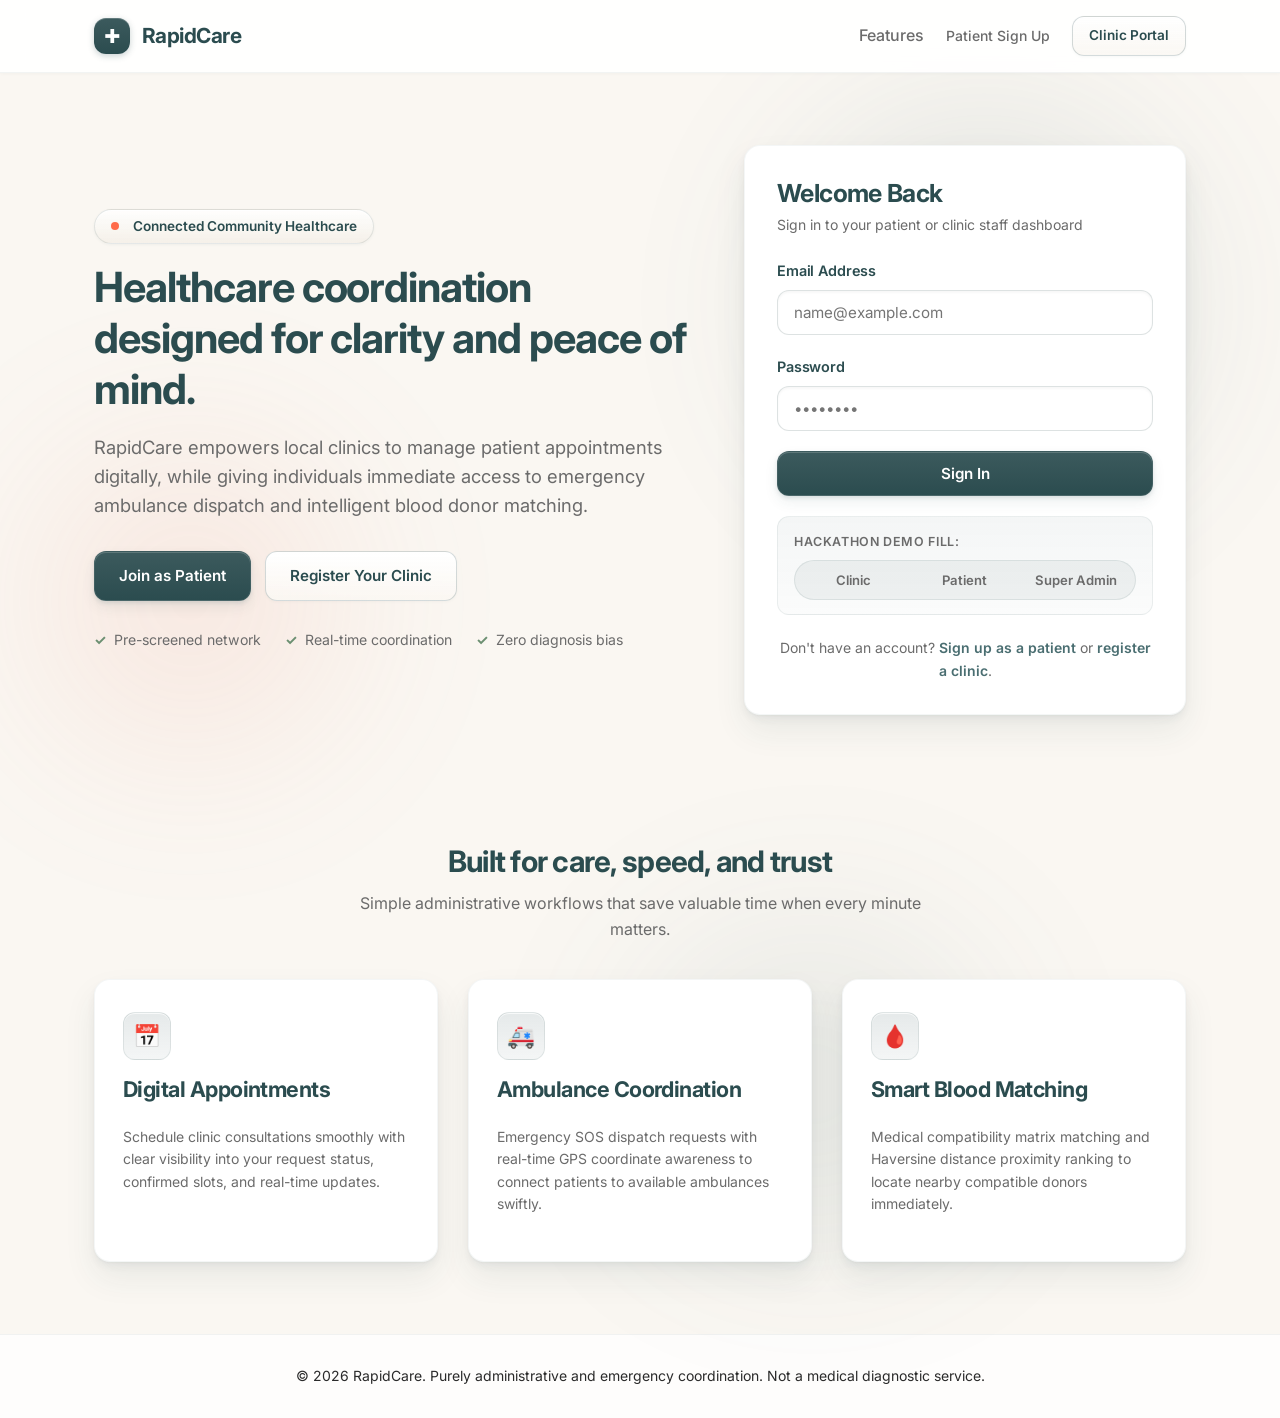
<file: frontend/index.html>
<!DOCTYPE html>
<html lang="en">
<head>
  <meta charset="UTF-8">
  <meta name="viewport" content="width=device-width, initial-scale=1.0">
  <title>RapidCare — Calm, Modern Clinic & Emergency Coordination</title>
  <!-- Google Fonts: Inter -->
  <link rel="preconnect" href="https://fonts.googleapis.com">
  <link rel="preconnect" href="https://fonts.gstatic.com" crossorigin>
  <link href="https://fonts.googleapis.com/css2?family=Inter:wght@400;500;600;700&display=swap" rel="stylesheet">
  <link rel="stylesheet" href="css/style.css">
</head>
<body>

  <!-- Navigation -->
  <header class="navbar">
    <div class="container nav-inner">
      <a href="index.html" class="brand">
        <span class="brand-icon">✚</span>
        <span>RapidCare</span>
      </a>
      <nav>
        <ul class="nav-links">
          <li><a href="#features">Features</a></li>
          <li><a href="register.html" class="text-sm">Patient Sign Up</a></li>
          <li><a href="register-clinic.html" class="btn btn-secondary btn-sm">Clinic Portal</a></li>
        </ul>
      </nav>
    </div>
  </header>

  <!-- Hero Section with Ambient Background Lighting -->
  <main class="hero ambient-glow-wrapper">
    <!-- Ambient Light Sources (Soft, deeply blurred radial glows) -->
    <div class="ambient-blob ambient-blob-teal" style="top: -40px; right: 2%; width: 540px; height: 540px;"></div>
    <div class="ambient-blob ambient-blob-coral" style="bottom: -60px; left: -40px; width: 460px; height: 460px; opacity: 0.18;"></div>

    <div class="container">
      <div class="hero-grid">
        
        <!-- Left: Calm Introduction -->
        <div class="hero-content animate-in">
          <div class="hero-tag">
            <span class="status-dot"></span> Connected Community Healthcare
          </div>
          <h1>Healthcare coordination designed for clarity and peace of mind.</h1>
          <p class="hero-lead">
            RapidCare empowers local clinics to manage patient appointments digitally, while giving individuals immediate access to emergency ambulance dispatch and intelligent blood donor matching.
          </p>

          <div style="display: flex; gap: 14px; flex-wrap: wrap; margin-bottom: 28px;">
            <a href="register.html" class="btn btn-primary">Join as Patient</a>
            <a href="register-clinic.html" class="btn btn-secondary">Register Your Clinic</a>
          </div>

          <div class="hero-trust-list">
            <div><span class="check-icon">✓</span> Pre-screened network</div>
            <div><span class="check-icon">✓</span> Real-time coordination</div>
            <div><span class="check-icon">✓</span> Zero diagnosis bias</div>
          </div>
        </div>

        <!-- Right: Sign In Card -->
        <div class="hero-card-col animate-in delay-1">
          <div class="card">
            <h2 style="font-size: 1.55rem; margin-bottom: 6px;">Welcome Back</h2>
            <p class="text-muted text-sm" style="margin-bottom: 22px;">Sign in to your patient or clinic staff dashboard</p>

            <div id="login-error" class="alert alert-danger" style="display: none;"></div>

            <form id="login-form">
              <div class="form-group">
                <label class="form-label" for="login-email">Email Address</label>
                <input type="email" id="login-email" class="form-input" placeholder="name@example.com" required autocomplete="email">
              </div>

              <div class="form-group">
                <label class="form-label" for="login-password">Password</label>
                <input type="password" id="login-password" class="form-input" placeholder="••••••••" required autocomplete="current-password">
              </div>

              <button type="submit" class="btn btn-primary btn-block">Sign In</button>
            </form>

            <!-- 1-Click Demo Fillers with iOS-style Segmented Toggle -->
            <div class="demo-box">
              <span class="demo-label">Hackathon Demo Fill:</span>
              <div class="segmented-control" id="demo-toggle" data-selected="">
                <div class="segmented-glider"></div>
                <button type="button" class="segmented-option" id="demo-opt-clinic" onclick="selectDemoToggle('clinic')">Clinic</button>
                <button type="button" class="segmented-option" id="demo-opt-patient" onclick="selectDemoToggle('patient')">Patient</button>
                <button type="button" class="segmented-option" id="demo-opt-admin" onclick="selectDemoToggle('admin')">Super Admin</button>
              </div>
            </div>

            <div class="text-muted text-sm" style="margin-top: 22px; text-align: center;">
              Don't have an account? 
              <a href="register.html" style="font-weight: 600;">Sign up as a patient</a> or 
              <a href="register-clinic.html" style="font-weight: 600;">register a clinic</a>.
            </div>
          </div>
        </div>

      </div>
    </div>
  </main>

  <!-- 3-Feature Highlights Section with Subtle Ambient Background Light -->
  <section id="features" class="features-section ambient-glow-wrapper">
    <div class="ambient-blob ambient-blob-teal" style="top: 20%; left: 40%; width: 600px; height: 400px; opacity: 0.14;"></div>

    <div class="container">
      <div style="text-align: center; max-width: 620px; margin: 0 auto;">
        <h2>Built for care, speed, and trust</h2>
        <p class="text-muted">Simple administrative workflows that save valuable time when every minute matters.</p>
      </div>

      <div class="features-grid">
        
        <!-- Feature 1 -->
        <div class="feature-card animate-in delay-1">
          <div class="feature-icon-box">📅</div>
          <h3>Digital Appointments</h3>
          <p class="text-muted text-sm">
            Schedule clinic consultations smoothly with clear visibility into your request status, confirmed slots, and real-time updates.
          </p>
        </div>

        <!-- Feature 2 -->
        <div class="feature-card animate-in delay-2">
          <div class="feature-icon-box">🚑</div>
          <h3>Ambulance Coordination</h3>
          <p class="text-muted text-sm">
            Emergency SOS dispatch requests with real-time GPS coordinate awareness to connect patients to available ambulances swiftly.
          </p>
        </div>

        <!-- Feature 3 -->
        <div class="feature-card animate-in delay-3">
          <div class="feature-icon-box">🩸</div>
          <h3>Smart Blood Matching</h3>
          <p class="text-muted text-sm">
            Medical compatibility matrix matching and Haversine distance proximity ranking to locate nearby compatible donors immediately.
          </p>
        </div>

      </div>
    </div>
  </section>

  <!-- Footer -->
  <footer class="footer">
    <div class="container">
      <p style="margin: 0;">&copy; 2026 RapidCare. Purely administrative and emergency coordination. Not a medical diagnostic service.</p>
    </div>
  </footer>

  <!-- Scripts -->
  <script src="js/api.js"></script>
  <script src="js/auth.js"></script>
</body>
</html>
</file>
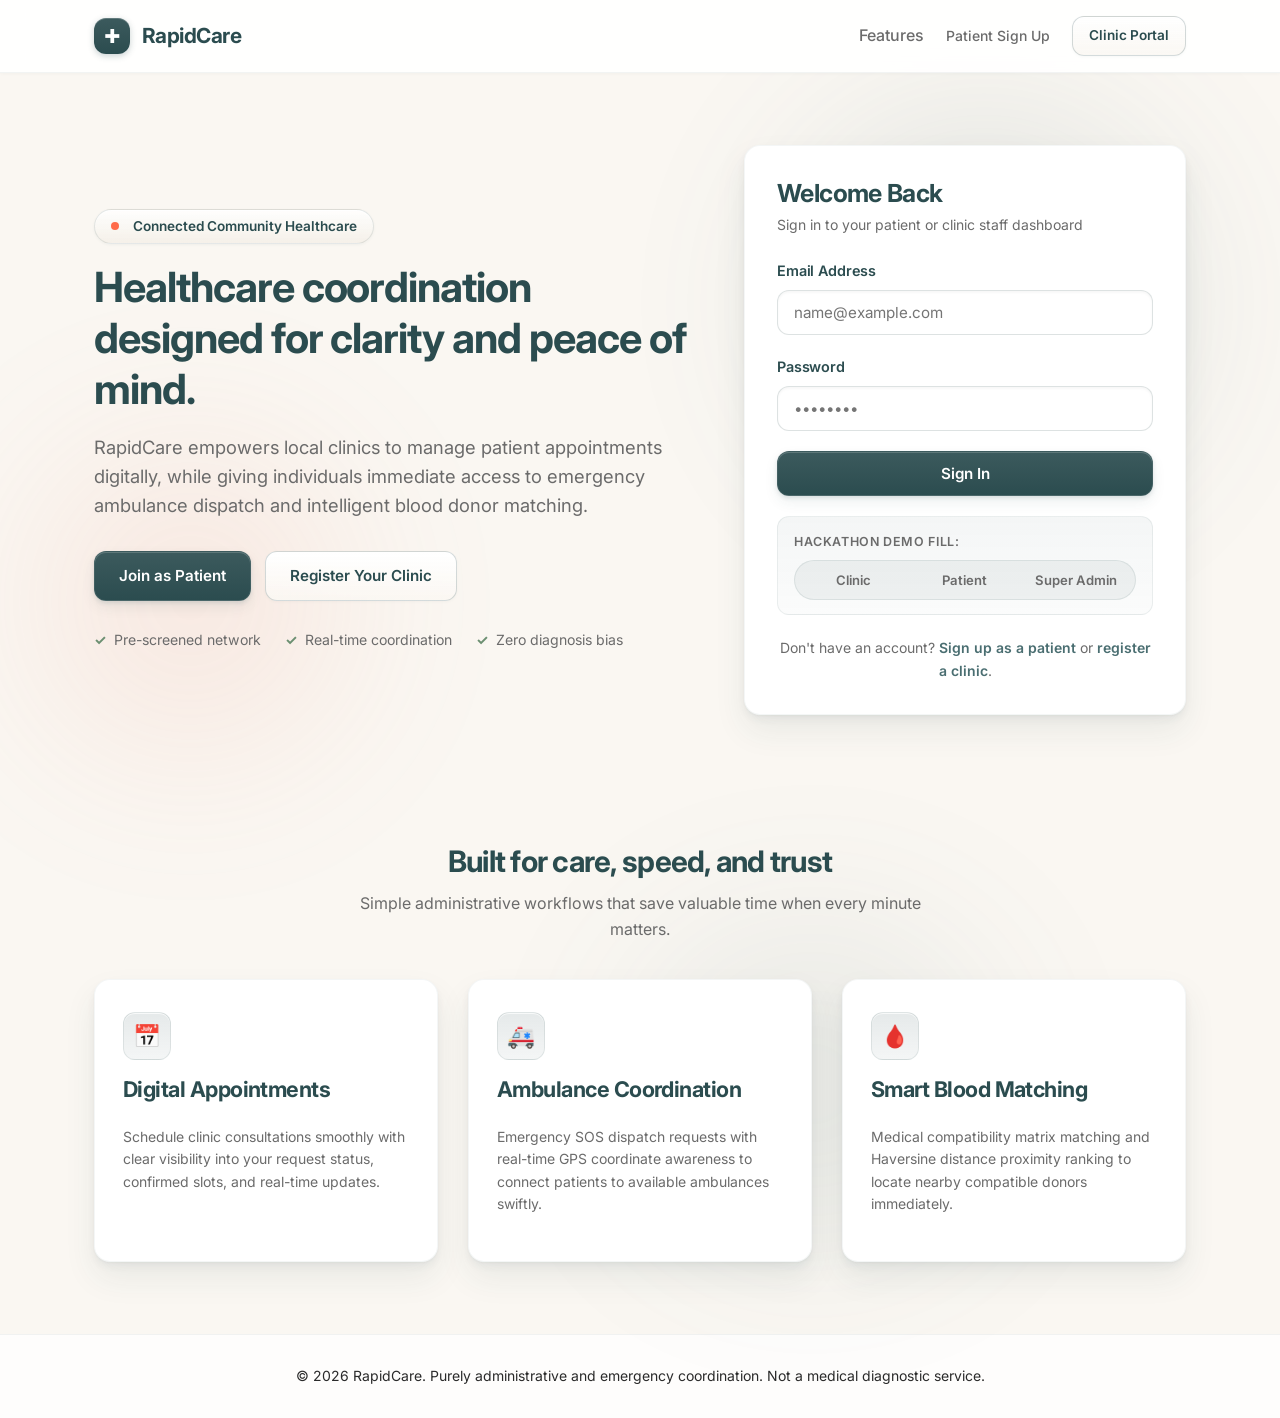
<file: frontend/admin-dashboard.html>
<!DOCTYPE html>
<html lang="en">
<head>
  <meta charset="UTF-8">
  <meta name="viewport" content="width=device-width, initial-scale=1.0">
  <title>RapidCare — Super Admin Verification Portal</title>
  <!-- Google Fonts: Inter -->
  <link rel="preconnect" href="https://fonts.googleapis.com">
  <link rel="preconnect" href="https://fonts.gstatic.com" crossorigin>
  <link href="https://fonts.googleapis.com/css2?family=Inter:wght@400;500;600;700&display=swap" rel="stylesheet">
  <link rel="stylesheet" href="css/style.css">
</head>
<body id="top">

  <!-- Navigation -->
  <header class="navbar">
    <div class="container nav-inner">
      <a href="index.html" class="brand">
        <span class="brand-icon">✚</span>
        <span>RapidCare</span>
      </a>
      <div class="dashboard-nav-user">
        <div class="user-pill">
          <span style="color: var(--color-accent);">●</span>
          <span id="admin-display-name">Super Admin</span>
          <span class="badge badge-urgent text-sm">super_admin</span>
        </div>
        <button id="logout-btn" class="btn btn-secondary btn-sm">Sign Out</button>
      </div>
    </div>
  </header>

  <!-- Main Content with Ambient Glow Lighting -->
  <main class="ambient-glow-wrapper" style="flex: 1;">
    <!-- Ambient Light Blobs -->
    <div class="ambient-blob ambient-blob-teal" style="top: 20px; right: 2%; width: 540px; height: 540px;"></div>
    <div class="ambient-blob ambient-blob-coral" style="top: 420px; left: -40px; width: 460px; height: 460px; opacity: 0.16;"></div>

    <div class="container" style="padding-top: 32px; padding-bottom: 64px;">
      
      <div class="dashboard-header animate-in">
        <div>
          <span class="hero-tag">System Administration</span>
          <h1 style="font-size: 2.2rem; margin-bottom: 4px;">Clinic Verification Queue</h1>
          <p class="text-muted text-sm">Review, verify, and approve medical clinic accounts registering for RapidCare network credentials.</p>
        </div>
        <div style="display: flex; gap: 10px; align-items: center;">
          <span id="pending-count-badge" class="badge badge-pending">0 Pending</span>
          <button id="refresh-admin-btn" class="btn btn-secondary btn-sm" onclick="loadPendingClinics()">↻ Refresh Queue</button>
        </div>
      </div>

      <!-- Alert Notification Banner -->
      <div id="admin-alert" class="alert alert-info" style="display: none;"></div>

      <!-- Pending Clinics Card -->
      <section class="dashboard-section animate-in delay-1">
        <div class="card">
          <div class="section-header">
            <div>
              <h3>Pending Provider Registrations</h3>
              <p class="text-muted text-sm" style="margin: 0;">Unapproved clinic staff accounts cannot log in until approved below.</p>
            </div>
          </div>

          <div id="pending-clinics-list" class="data-list" style="margin-top: 16px;">
            <div class="empty-state">
              <div class="empty-state-icon">⏳</div>
              <p>Loading pending registrations...</p>
            </div>
          </div>
        </div>
      </section>

    </div>
  </main>

  <footer class="footer">
    <div class="container">
      <p style="margin: 0;">&copy; 2026 RapidCare. Super Administrator Portal — Internal compliance and provider verification.</p>
    </div>
  </footer>

  <!-- Scripts -->
  <script src="js/api.js"></script>
  <script src="js/auth.js"></script>
  <script src="js/admin.js"></script>
</body>
</html>
</file>
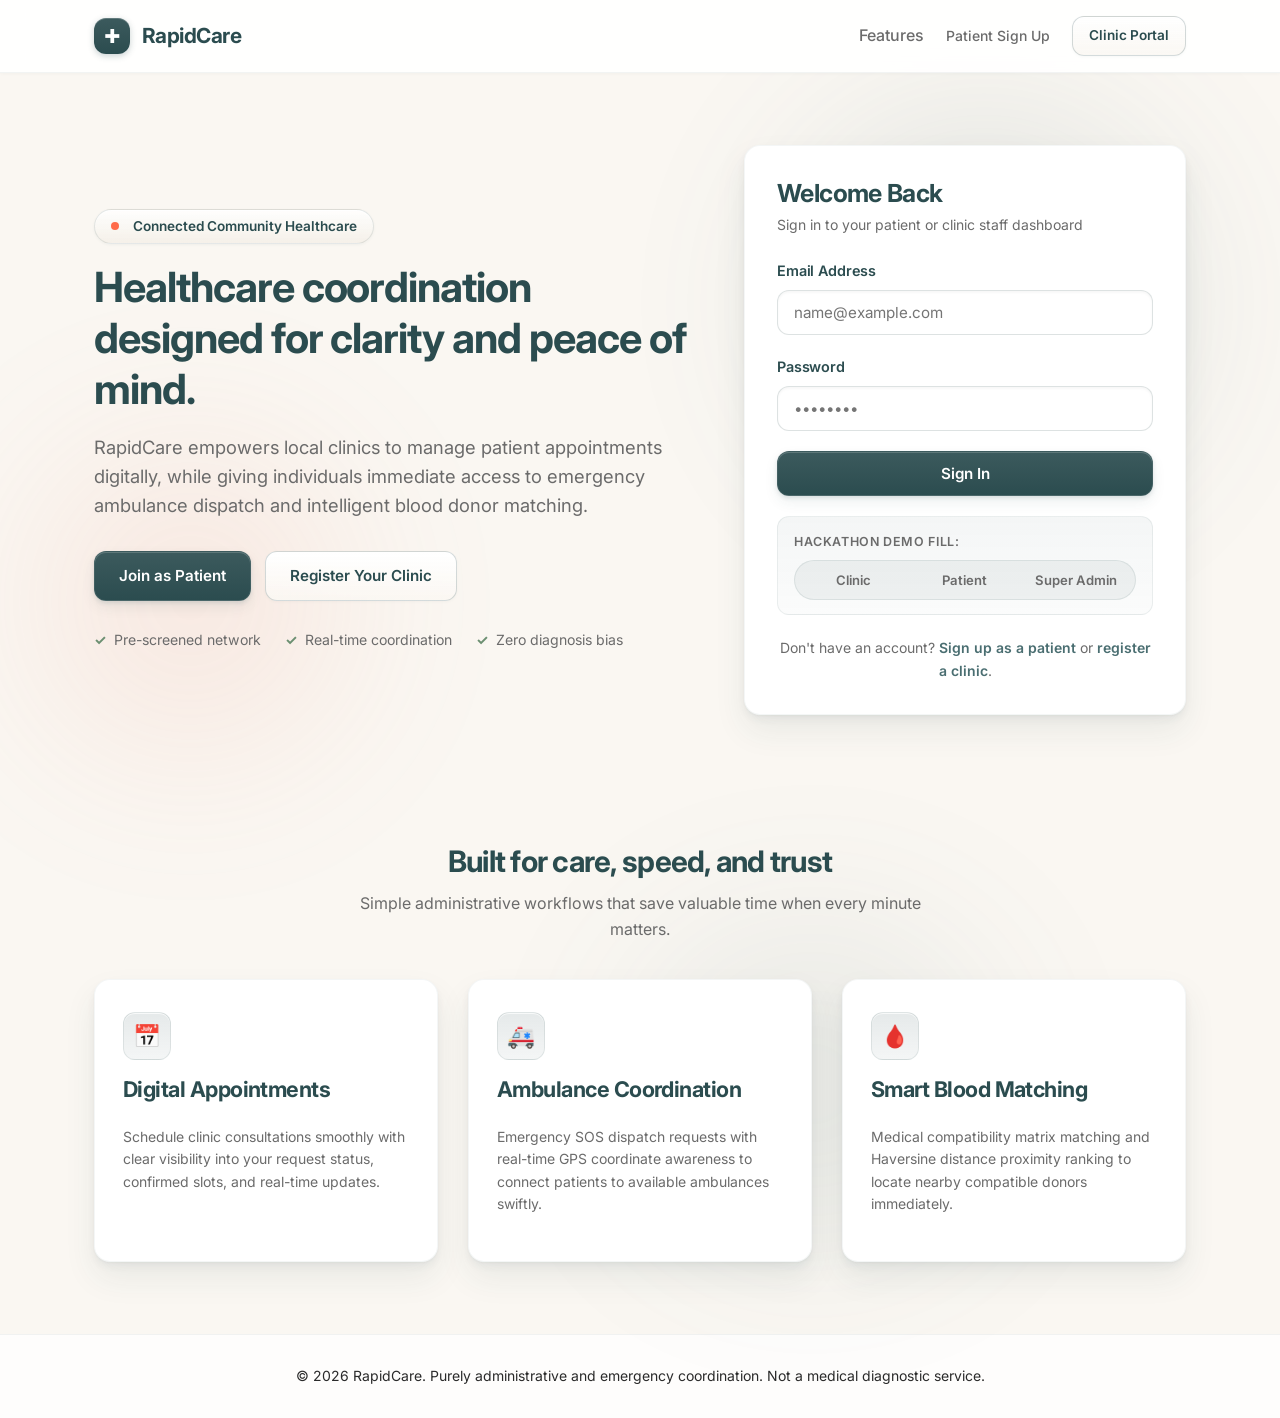
<file: frontend/clinic-dashboard.html>
<!DOCTYPE html>
<html lang="en">
<head>
  <meta charset="UTF-8">
  <meta name="viewport" content="width=device-width, initial-scale=1.0">
  <title>RapidCare — Clinic Operations Dashboard</title>
  <!-- Google Fonts: Inter -->
  <link rel="preconnect" href="https://fonts.googleapis.com">
  <link rel="preconnect" href="https://fonts.gstatic.com" crossorigin>
  <link href="https://fonts.googleapis.com/css2?family=Inter:wght@400;500;600;700&display=swap" rel="stylesheet">
  <link rel="stylesheet" href="css/style.css">
</head>
<body id="top">

  <!-- Navigation -->
  <header class="navbar">
    <div class="container nav-inner">
      <a href="index.html" class="brand">
        <span class="brand-icon">✚</span>
        <span>RapidCare</span>
      </a>
      <div class="dashboard-nav-user">
        <div class="user-pill">
          <span style="color: var(--color-success);">●</span>
          <span id="clinic-display-name">Clinic Staff</span>
          <span class="badge badge-confirmed text-sm">Provider Verified</span>
        </div>
        <button id="logout-btn" class="btn btn-secondary btn-sm">Sign Out</button>
      </div>
    </div>
  </header>

  <!-- Main Content with Ambient Glow Lighting -->
  <main class="ambient-glow-wrapper" style="flex: 1;">
    <!-- Ambient Light Blobs -->
    <div class="ambient-blob ambient-blob-teal" style="top: 20px; right: 2%; width: 540px; height: 540px;"></div>
    <div class="ambient-blob ambient-blob-coral" style="top: 480px; left: -40px; width: 460px; height: 460px; opacity: 0.16;"></div>

    <div class="container" style="padding-top: 24px; padding-bottom: 64px;">
      
      <div class="dashboard-header">
        <div>
          <span class="hero-tag">Clinic Coordination Center</span>
          <h1 style="font-size: 2.2rem; margin-bottom: 4px;" id="clinic-heading">Clinic Management</h1>
          <p class="text-muted text-sm">Review incoming patient appointments, coordinate emergency ambulance dispatches, and track blood requests.</p>
        </div>
        <div>
          <button id="refresh-all-btn" class="btn btn-secondary btn-sm">↻ Refresh All Feeds</button>
        </div>
      </div>

      <!-- Quick Jump Navigation Bar (Every Section in Clinic Portal) -->
      <div class="quick-jump-wrapper animate-in">
        <nav class="quick-jump-bar" aria-label="Clinic Portal Quick Section Navigation">
          <span class="quick-jump-label">⚡ Quick Jump:</span>
          <a href="#clinic-stats-section" class="quick-jump-link">📊 Operational Stats</a>
          <a href="#clinic-emergency-overview-section" class="quick-jump-link highlight">🚨 Emergency Overview</a>
          <a href="#clinic-appointments-section" class="quick-jump-link">📅 Patient Schedule</a>
          <a href="#clinic-ambulance-section" class="quick-jump-link">🚑 SOS Ambulance Dispatches</a>
          <a href="#clinic-blood-section" class="quick-jump-link">🩸 Blood Requirements</a>
        </nav>
      </div>

      <!-- Alert Banner -->
      <div id="clinic-alert" class="alert alert-info" style="display: none;"></div>

      <!-- Overview Stat Cards (Top Row Analytics - Feature 2) -->
      <section id="clinic-stats-section" class="stat-grid">
        <!-- Stat 1: Total Appointments Today -->
        <div class="card stat-card stat-teal">
          <div class="stat-value" id="stat-appointments-today">0</div>
          <div class="stat-label">Appointments Today</div>
          <div class="stat-subtext">Scheduled for today</div>
        </div>

        <!-- Stat 2: Pending Appointments Count -->
        <div class="card stat-card stat-warning">
          <div class="stat-value" id="stat-appointments-pending">0</div>
          <div class="stat-label">Pending Appointments</div>
          <div class="stat-subtext">Awaiting confirmation</div>
        </div>

        <!-- Stat 3: Active Ambulance Requests Count -->
        <div class="card stat-card stat-accent">
          <div class="stat-value" id="stat-ambulance-active">0</div>
          <div class="stat-label">Active Ambulances</div>
          <div class="stat-subtext">Requested or dispatched</div>
        </div>

        <!-- Stat 4: Open Blood Requests Count -->
        <div class="card stat-card stat-warning">
          <div class="stat-value" id="stat-blood-open">0</div>
          <div class="stat-label">Open Blood Requests</div>
          <div class="stat-subtext">Unfulfilled urgent needs</div>
        </div>

        <!-- Stat 5: Total Registered Patients -->
        <div class="card stat-card stat-success">
          <div class="stat-value" id="stat-patients-total">0</div>
          <div class="stat-label">Registered Patients</div>
          <div class="stat-subtext">Total patient accounts</div>
        </div>
      </section>

      <!-- ======================================================================
           UNIFIED EMERGENCY DASHBOARD: EMERGENCY OVERVIEW (Feature 1)
           ====================================================================== -->
      <section id="clinic-emergency-overview-section" class="dashboard-section">
        <div class="card" style="border-top: 3px solid var(--color-accent);">
          <div class="section-header" style="align-items: center;">
            <div>
              <div style="display: flex; align-items: center; gap: 8px;">
                <span class="status-dot status-dot-urgent"></span>
                <span class="hero-tag" style="margin: 0;">Unified Command Center</span>
              </div>
              <h2 style="margin: 6px 0 2px 0;">Emergency Overview</h2>
              <p class="text-muted text-sm" style="margin: 0;">All active non-completed ambulance SOS dispatches and open blood requirements in one real-time view.</p>
            </div>
            <div style="display: flex; align-items: center; gap: 12px; flex-wrap: wrap;">
              <div class="unified-emergency-pill">
                <span>🚨</span>
                <span id="unified-emergency-total-stat">0 Active Emergencies</span>
              </div>
              <button type="button" class="btn btn-secondary btn-sm" onclick="loadAllData()">↻ Refresh</button>
              <a href="#top" class="back-to-top-btn">↑ Top</a>
            </div>
          </div>

          <!-- Side-by-side Split View -->
          <div class="emergency-split-grid">
            <!-- Left Subcard: Active Ambulance SOS Dispatches -->
            <div class="emergency-subcard">
              <div class="emergency-subcard-header">
                <div style="display: flex; align-items: center; gap: 8px;">
                  <span style="font-size: 1.25rem;">🚑</span>
                  <strong>Active Ambulance Dispatches</strong>
                </div>
                <span id="unified-ambulance-count-badge" class="badge badge-urgent">0 Active</span>
              </div>
              <div id="unified-ambulance-list" class="data-list" style="margin-top: 8px;">
                <div class="empty-state card-compact" style="padding: 16px;">
                  <p class="text-muted text-sm" style="margin: 0;">Loading active dispatches...</p>
                </div>
              </div>
            </div>

            <!-- Right Subcard: Open Blood Requirements -->
            <div class="emergency-subcard">
              <div class="emergency-subcard-header">
                <div style="display: flex; align-items: center; gap: 8px;">
                  <span style="font-size: 1.25rem;">🩸</span>
                  <strong>Open Blood Requirements</strong>
                </div>
                <span id="unified-blood-count-badge" class="badge badge-pending">0 Open</span>
              </div>
              <div id="unified-blood-list" class="data-list" style="margin-top: 8px;">
                <div class="empty-state card-compact" style="padding: 16px;">
                  <p class="text-muted text-sm" style="margin: 0;">Loading open blood requests...</p>
                </div>
              </div>
            </div>
          </div>
        </div>
      </section>

      <!-- ======================================================================
           SECTION 1: APPOINTMENTS QUEUE & STATUS MANAGEMENT
           ====================================================================== -->
      <section id="clinic-appointments-section" class="dashboard-section">
        <div class="card">
          <div class="section-header">
            <div>
              <h3>Patient Appointment Schedule</h3>
              <p class="text-muted text-sm" style="margin: 0;">Update consultation statuses directly using the status dropdown.</p>
            </div>
            <div style="display: flex; align-items: center; gap: 12px; flex-wrap: wrap;">
              <input type="text" id="appointment-search" class="form-input" placeholder="🔍 Search patient name or email..." style="width: 260px; padding: 8px 14px; font-size: 0.88rem;">
              <span id="appointments-badge-count" class="badge badge-requested">0 Total</span>
              <a href="#top" class="back-to-top-btn">↑ Top</a>
            </div>
          </div>

          <div id="clinic-appointments-list" class="data-list">
            <div class="empty-state">
              <div class="empty-state-icon">📅</div>
              <p>No patient appointments found.</p>
            </div>
          </div>
        </div>
      </section>

      <!-- ======================================================================
           SECTION 2: EMERGENCY AMBULANCE COORDINATION
           ====================================================================== -->
      <section id="clinic-ambulance-section" class="dashboard-section">
        <div class="card">
          <div class="section-header">
            <div>
              <div style="display: flex; align-items: center; gap: 8px;">
                <span class="badge badge-urgent">● SOS Dispatch Queue</span>
              </div>
              <h3 style="margin-top: 6px;">Emergency Ambulance Requests</h3>
              <p class="text-muted text-sm" style="margin: 0;">Coordinate dispatches and update status (Requested ➔ Dispatched ➔ Arrived).</p>
            </div>
            <div style="display: flex; align-items: center; gap: 8px;">
              <span id="ambulance-badge-count" class="badge badge-urgent">0 Requests</span>
              <a href="#top" class="back-to-top-btn">↑ Top</a>
            </div>
          </div>

          <div id="clinic-ambulance-list" class="data-list">
            <div class="empty-state">
              <div class="empty-state-icon">🚑</div>
              <p>No active ambulance requests.</p>
            </div>
          </div>
        </div>
      </section>

      <!-- ======================================================================
           SECTION 3: OPEN BLOOD REQUIREMENTS
           ====================================================================== -->
      <section id="clinic-blood-section" class="dashboard-section">
        <div class="card">
          <div class="section-header">
            <div>
              <h3>Open Blood Requirements</h3>
              <p class="text-muted text-sm" style="margin: 0;">Emergency requirements submitted by patients awaiting donor matches or fulfillment.</p>
            </div>
            <div style="display: flex; align-items: center; gap: 8px;">
              <span id="blood-badge-count" class="badge badge-pending">0 Open</span>
              <a href="#top" class="back-to-top-btn">↑ Top</a>
            </div>
          </div>

          <div id="clinic-blood-list" class="data-list">
            <div class="empty-state">
              <div class="empty-state-icon">🩸</div>
              <p>No open blood requirements found.</p>
            </div>
          </div>
        </div>
      </section>
    </div>
  </main>

  <footer class="footer">
    <div class="container">
      <p style="margin: 0;">&copy; 2026 RapidCare Clinic Portal. Strictly administrative and emergency response coordination.</p>
    </div>
  </footer>

  <!-- Floating Back To Top Button -->
  <a href="#top" class="floating-back-to-top" title="Back to top" aria-label="Back to top">↑</a>

  <!-- Scripts -->
  <script src="js/api.js"></script>
  <script src="js/auth.js"></script>
  <script src="js/clinic.js"></script>
</body>
</html>
</file>
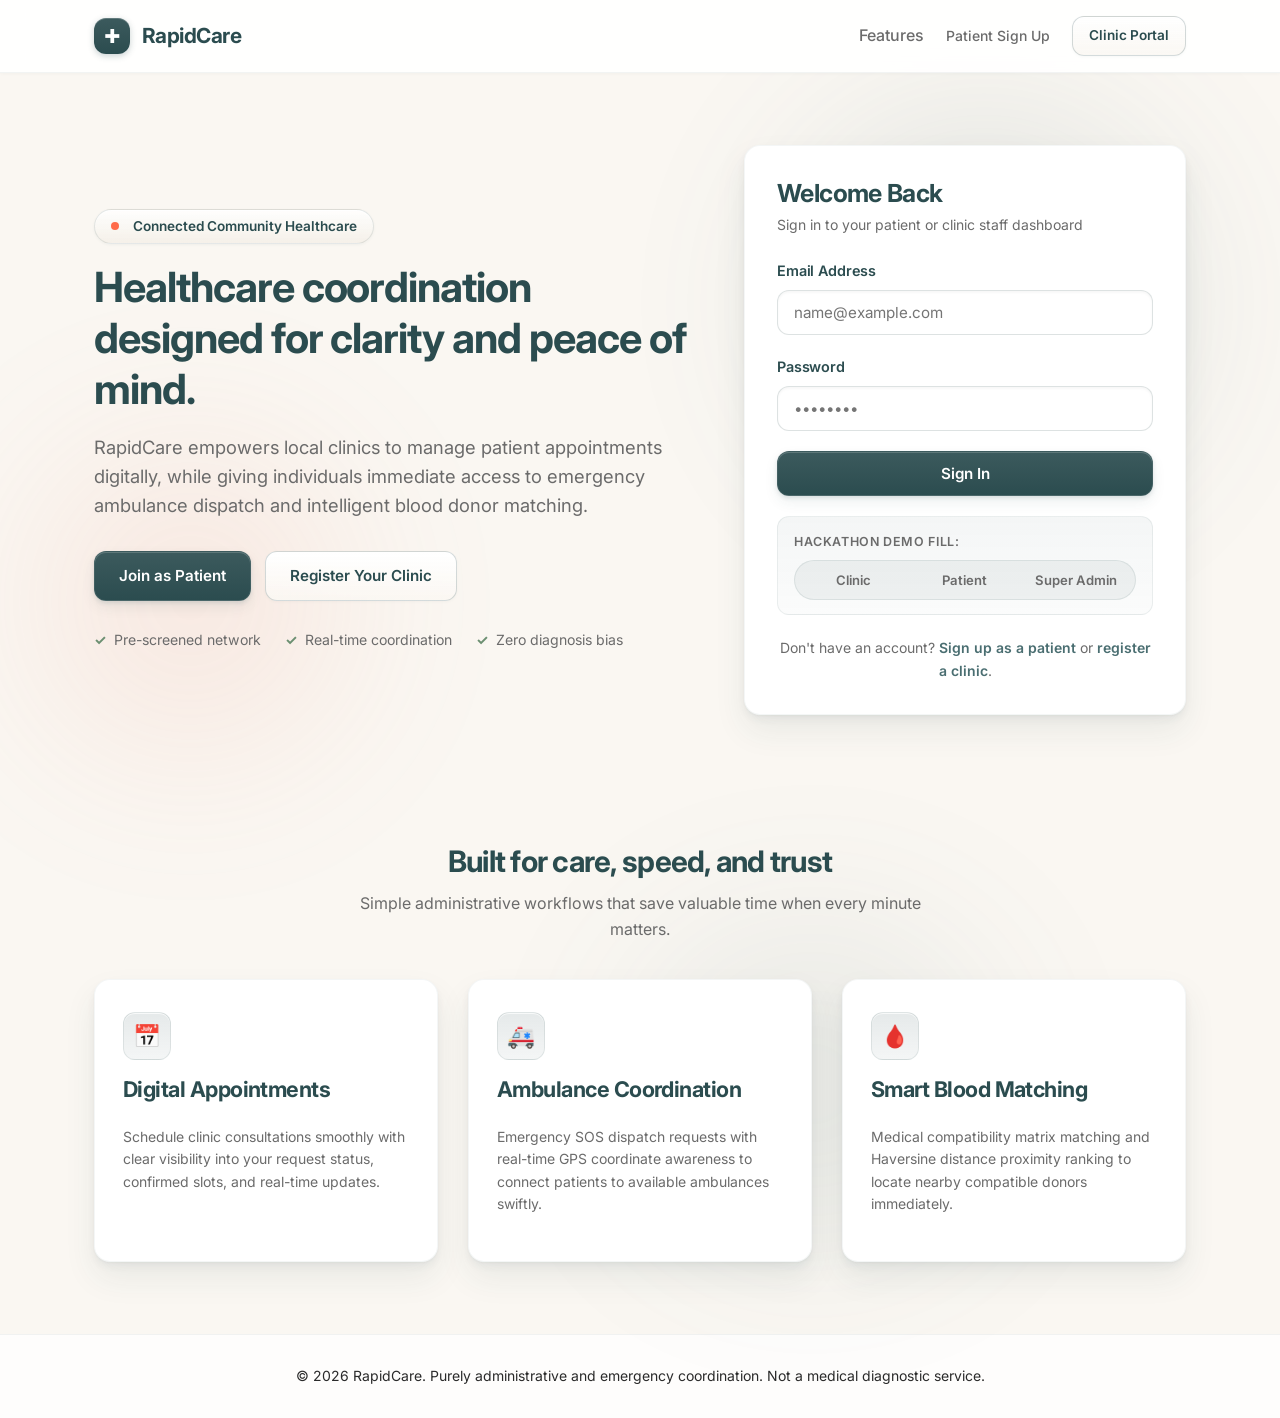
<file: frontend/patient-dashboard.html>
<!DOCTYPE html>
<html lang="en">
<head>
  <meta charset="UTF-8">
  <meta name="viewport" content="width=device-width, initial-scale=1.0">
  <title>RapidCare — Patient Dashboard</title>
  <!-- Google Fonts: Inter -->
  <link rel="preconnect" href="https://fonts.googleapis.com">
  <link rel="preconnect" href="https://fonts.gstatic.com" crossorigin>
  <link href="https://fonts.googleapis.com/css2?family=Inter:wght@400;500;600;700&display=swap" rel="stylesheet">
  <link rel="stylesheet" href="css/style.css">
</head>
<body id="top">

  <!-- Navigation -->
  <header class="navbar">
    <div class="container nav-inner">
      <a href="index.html" class="brand">
        <span class="brand-icon">✚</span>
        <span>RapidCare</span>
      </a>
      <div class="dashboard-nav-user">
        <div class="user-pill">
          <span style="color: var(--color-success);">●</span>
          <span id="user-display-name">Patient</span>
          <span class="badge badge-requested text-sm" id="user-role-badge">patient</span>
        </div>
        <button id="logout-btn" class="btn btn-secondary btn-sm">Sign Out</button>
      </div>
    </div>
  </header>

  <!-- Main Patient Dashboard with Ambient Glow Lighting -->
  <main class="ambient-glow-wrapper" style="flex: 1;">
    <!-- Ambient Light Blobs -->
    <div class="ambient-blob ambient-blob-teal" style="top: 20px; right: 2%; width: 520px; height: 520px;"></div>
    <div class="ambient-blob ambient-blob-coral" style="top: 420px; left: -40px; width: 460px; height: 460px; opacity: 0.16;"></div>

    <div class="container" style="padding-top: 24px; padding-bottom: 64px;">
      
      <div class="dashboard-header">
        <div>
          <span class="hero-tag">Patient Care Portal</span>
          <h1 style="font-size: 2.2rem; margin-bottom: 4px;" id="welcome-heading">Welcome</h1>
          <p class="text-muted text-sm">Coordinate your appointments, request urgent ambulance dispatch, and find compatible blood donors.</p>
        </div>
        <div style="display: flex; gap: 10px; flex-wrap: wrap; align-items: center;">
          <a href="#emergency-section" class="btn btn-accent btn-sm">🚨 Immediate SOS</a>
          <a href="#appointments-section" class="btn btn-primary btn-sm">📅 Book Visit</a>
        </div>
      </div>

      <!-- Quick Jump Navigation Bar (Every Section in Patient Portal) -->
      <div class="quick-jump-wrapper animate-in">
        <nav class="quick-jump-bar" aria-label="Patient Portal Quick Section Navigation">
          <span class="quick-jump-label">⚡ Quick Jump:</span>
          <a href="#emergency-section" class="quick-jump-link highlight">🚨 SOS Emergency</a>
          <a href="#fleet-section" class="quick-jump-link">🚑 Live Fleet</a>
          <a href="#appointments-section" class="quick-jump-link">📅 Appointments</a>
          <a href="#history-section" class="quick-jump-link">📋 Visit History</a>
          <a href="#blood-section" class="quick-jump-link">🩸 Blood Matches</a>
          <a href="#blood-banks-directory" class="quick-jump-link">🏥 Regional Blood Banks</a>
          <a href="#facilities-section" class="quick-jump-link">🏨 Facilities</a>
        </nav>
      </div>

      <!-- 24-Hour Follow-up Reminder Banner (Feature 6) -->
      <div id="appointment-reminder-banner" class="alert alert-warning animate-in" style="display: none; align-items: center; justify-content: space-between; gap: 14px; margin-bottom: 24px;">
        <div style="display: flex; align-items: center; gap: 12px;">
          <span style="font-size: 1.35rem;">🔔</span>
          <span id="appointment-reminder-text"></span>
        </div>
        <button type="button" class="btn btn-secondary btn-sm" onclick="dismissAppointmentReminder()" style="padding: 4px 10px; font-size: 0.8rem; white-space: nowrap;">Dismiss ✕</button>
      </div>

      <!-- Alert / Notification Banner -->
      <div id="dashboard-alert" class="alert alert-info" style="display: none;"></div>

      <!-- ======================================================================
           SECTION 1: EMERGENCY AMBULANCE SOS
           ====================================================================== -->
      <section id="emergency-section" class="dashboard-section">
        <div class="card sos-box">
          <div style="width: 100%;">
            <div style="display: flex; justify-content: space-between; align-items: center; margin-bottom: 8px;">
              <span class="badge badge-urgent">● Immediate Medical Emergency</span>
              <a href="#top" class="back-to-top-btn">↑ Back to Top</a>
            </div>
            <h2>Ambulance SOS Dispatch</h2>
            <p class="text-muted" style="max-width: 580px; margin: 0 auto;">
              Press the emergency button below to request an ambulance. Coordinates are captured automatically to guide the driver to your location.
            </p>
          </div>

          <!-- Pulse Button -->
          <button id="sos-btn" class="btn btn-sos">
            <span style="font-size: 1.5rem;">🚨</span>
            <span>REQUEST EMERGENCY AMBULANCE</span>
          </button>

          <!-- Location Details & Fallback inside Recessed Card -->
          <div class="card-inset" style="max-width: 480px; width: 100%; text-align: left;">
            <div style="display: flex; justify-content: space-between; align-items: center; margin-bottom: 8px;">
              <label class="form-label" style="margin: 0;" for="manual-location">Pickup Location</label>
              <span id="geo-status" class="text-sm text-muted">📍 Detecting GPS...</span>
            </div>
            <input type="text" id="manual-location" class="form-input" placeholder="e.g. Near Swargate Bus Station, Pune" value="Pune, Maharashtra">
            <div class="form-hint">Auto-detected from device, or enter landmarks manually.</div>
          </div>

          <!-- Live Ambulance Fleet Availability Display (Feature 3) -->
          <div id="fleet-section" style="width: 100%; text-align: left; margin-top: 14px; padding-top: 18px; border-top: 1px solid rgba(232, 131, 107, 0.2);">
            <div class="section-header">
              <div>
                <div style="display: flex; align-items: center; gap: 8px;">
                  <span class="status-dot"></span>
                  <h3 style="font-size: 1.15rem; margin: 0;">Currently Available Ambulances Nearby</h3>
                </div>
                <p class="text-muted text-sm" style="margin-top: 4px;">Live available fleet within your response zone, sorted nearest first.</p>
              </div>
              <button type="button" id="refresh-nearby-ambulances-btn" class="btn btn-secondary btn-sm" onclick="loadNearbyAmbulances()">↻ Refresh Fleet</button>
            </div>
            <div id="nearby-ambulances-list" class="donor-grid" style="grid-template-columns: repeat(auto-fit, minmax(230px, 1fr)); gap: 14px; margin-top: 12px;">
              <div class="empty-state card-compact" style="grid-column: 1 / -1; padding: 20px;">
                <p class="text-muted text-sm" style="margin: 0;">Loading available ambulances near you...</p>
              </div>
            </div>
          </div>

          <!-- Live Ambulance Requests Tracker -->
          <div style="width: 100%; text-align: left; margin-top: 18px; padding-top: 18px; border-top: 1px solid rgba(43, 76, 79, 0.08);">
            <div class="section-header">
              <h3 style="font-size: 1.15rem; margin: 0;">My Ambulance SOS Status</h3>
              <button id="refresh-ambulance-btn" class="btn btn-secondary btn-sm">Refresh Status</button>
            </div>
            <div id="ambulance-list" class="data-list">
              <div class="empty-state card-compact">
                <p class="text-muted text-sm" style="margin: 0;">No active ambulance requests. Press SOS above if immediate dispatch is needed.</p>
              </div>
            </div>
          </div>
        </div>
      </section>

    <!-- ======================================================================
         SECTION 2: MY APPOINTMENTS & BOOKING
         ====================================================================== -->
    <section id="appointments-section" class="dashboard-section">
      <div class="dashboard-two-col">
        
        <!-- List of Patient's Appointments inside Card -->
        <div class="card">
          <div class="section-header">
            <div>
              <h3>My Clinic Appointments</h3>
              <p class="text-muted text-sm" style="margin: 0;">Upcoming and past consultations with clinic staff.</p>
            </div>
            <div style="display: flex; align-items: center; gap: 8px;">
              <button id="refresh-appointments-btn" class="btn btn-secondary btn-sm">Refresh</button>
              <a href="#top" class="back-to-top-btn">↑ Top</a>
            </div>
          </div>

          <div id="appointments-list" class="data-list">
            <div class="empty-state">
              <div class="empty-state-icon">📅</div>
              <p>You have no appointments booked yet.</p>
              <p class="text-muted text-sm">Use the form on the right to schedule a visit.</p>
            </div>
          </div>
        </div>

        <!-- Book New Appointment Form inside Card -->
        <div class="card">
          <h3 style="margin-bottom: 6px;">Book an Appointment</h3>
          <p class="text-muted text-sm" style="margin-bottom: 20px;">Request a consultation slot with your registered clinic.</p>

          <div id="appointment-form-alert" class="alert alert-danger" style="display: none;"></div>

          <form id="appointment-form">
            <div class="form-group">
              <label class="form-label" for="app-reason">Reason for Visit</label>
              <textarea id="app-reason" class="form-textarea" rows="3" placeholder="e.g. Routine blood pressure review, flu symptoms..." required></textarea>
            </div>

            <div class="form-group">
              <label class="form-label" for="app-date">Preferred Date & Time</label>
              <input type="datetime-local" id="app-date" class="form-input" required>
            </div>

            <button type="submit" class="btn btn-primary btn-block">Confirm Appointment Request</button>
          </form>
        </div>

      </div>
    </section>

    <!-- ======================================================================
         SECTION 2.5: VISIT HISTORY (Completed Consultations) (Feature 2)
         ====================================================================== -->
    <section id="history-section" class="dashboard-section">
      <div class="card">
        <div class="section-header">
          <div>
            <div style="display: flex; align-items: center; gap: 8px;">
              <span class="badge badge-confirmed">● Consultation Archive</span>
            </div>
            <h3 style="margin-top: 6px;">Visit History</h3>
            <p class="text-muted text-sm" style="margin: 0;">Past completed appointments and clinic consultations, sorted most recent first.</p>
          </div>
          <div style="display: flex; align-items: center; gap: 8px;">
            <span id="visit-history-count-badge" class="badge badge-approved">0 Completed Visits</span>
            <a href="#top" class="back-to-top-btn">↑ Top</a>
          </div>
        </div>

        <div id="visit-history-list" class="data-list" style="margin-top: 16px;">
          <div class="empty-state">
            <div class="empty-state-icon">📋</div>
            <p style="font-weight: 600; margin-bottom: 4px;">No completed visits on record yet.</p>
            <p class="text-muted text-sm" style="margin: 0;">Once a clinic consultation is marked completed by staff, it will appear here in your visit history.</p>
          </div>
        </div>
      </div>
    </section>

    <!-- ======================================================================
         SECTION 3: EMERGENCY BLOOD DONOR COORDINATION
         ====================================================================== -->
    <section id="blood-section" class="dashboard-section">
      <div class="card">
        <div class="section-header">
          <div>
            <span class="badge badge-urgent" style="margin-bottom: 12px;">● Compatibility Matching Engine</span>
            <h2>Emergency Blood Requirement</h2>
            <p class="text-muted text-sm" style="margin: 0;">
              Submit blood needs to find available compatible donors sorted by proximity using the verified transfusion matrix.
            </p>
          </div>
          <a href="#top" class="back-to-top-btn">↑ Top</a>
        </div>

        <!-- Request Form in Recessed Surface -->
        <div class="card-inset" style="margin-top: 16px;">
          <div id="blood-form-alert" class="alert alert-danger" style="display: none;"></div>

          <form id="blood-request-form">
            <div class="blood-form-grid">
              <div class="form-group" style="margin-bottom: 0;">
                <label class="form-label" for="blood-group-select">Blood Group Needed</label>
                <select id="blood-group-select" class="form-select" required>
                  <option value="">Select blood type</option>
                  <option value="O-">O Negative (O-)</option>
                  <option value="O+">O Positive (O+)</option>
                  <option value="A-">A Negative (A-)</option>
                  <option value="A+">A Positive (A+)</option>
                  <option value="B-">B Negative (B-)</option>
                  <option value="B+">B Positive (B+)</option>
                  <option value="AB-">AB Negative (AB-)</option>
                  <option value="AB+">AB Positive (AB+)</option>
                </select>
              </div>

              <div class="form-group" style="margin-bottom: 0;">
                <label class="form-label" for="blood-location">Hospital / Patient Location</label>
                <input type="text" id="blood-location" class="form-input" placeholder="e.g. Ruby Hall Clinic, Pune" value="Ruby Hall Clinic, Pune" required>
              </div>

              <div class="form-group" style="margin-bottom: 0;">
                <label class="form-label" for="blood-urgency">Urgency Level</label>
                <select id="blood-urgency" class="form-select">
                  <option value="urgent">🚨 Urgent (Life threatening)</option>
                  <option value="normal">Normal (Within 24 hours)</option>
                </select>
              </div>
            </div>

            <div style="margin-top: 20px; display: flex; justify-content: flex-end;">
              <button type="submit" class="btn btn-accent">Find Compatible Donors</button>
            </div>
          </form>
        </div>

        <!-- Matches Results Container -->
        <div id="blood-matches-wrapper" style="margin-top: 28px; display: none;">
          <div style="display: flex; justify-content: space-between; align-items: center; margin-bottom: 12px;">
            <h3 id="matches-heading">Compatible Donor Matches</h3>
            <span id="matches-count-badge" class="badge badge-confirmed">0 Donors Found</span>
          </div>

          <p class="text-muted text-sm">
            Ranked by Haversine distance proximity from your location. Contact available donors directly:
          </p>

          <div id="donor-matches-grid" class="donor-grid"></div>
        </div>

        <!-- Blood Bank Information Section (Feature 4) -->
        <div id="blood-banks-directory" style="margin-top: 36px; padding-top: 24px; border-top: 1px solid rgba(43, 76, 79, 0.08);">
          <div class="section-header">
            <div>
              <span class="hero-tag" style="margin-bottom: 6px;">Regional Directory</span>
              <h3 style="margin: 0;">Verified Regional Blood Banks</h3>
              <p class="text-muted text-sm" style="margin-top: 4px;">Direct contact information and stock availability for regional blood transfusion centers in Pune.</p>
            </div>
            <div style="display: flex; align-items: center; gap: 8px;">
              <span class="badge badge-requested">4 Centers Active</span>
              <a href="#top" class="back-to-top-btn">↑ Top</a>
            </div>
          </div>

          <div class="donor-grid" style="margin-top: 16px;">
            <!-- Blood Bank 1 -->
            <div class="donor-card">
              <div class="donor-card-top">
                <span class="donor-name">Red Cross Blood Bank & Transfusion Center</span>
                <span class="badge badge-approved text-sm">24/7 Open</span>
              </div>
              <div class="text-muted text-sm">📍 593/2 Rasta Peth, Near Apollo Theater, Pune</div>
              <div style="display: flex; gap: 6px; flex-wrap: wrap; margin: 6px 0;">
                <span class="badge badge-urgent text-sm">O-</span>
                <span class="badge badge-pending text-sm">O+</span>
                <span class="badge badge-pending text-sm">A+</span>
                <span class="badge badge-pending text-sm">B+</span>
                <span class="badge badge-pending text-sm">AB+</span>
              </div>
              <a href="tel:+912026131444" class="donor-phone-btn">
                <span>📞</span>
                <span>Call +91 20 2613 1444</span>
              </a>
            </div>

            <!-- Blood Bank 2 -->
            <div class="donor-card">
              <div class="donor-card-top">
                <span class="donor-name">Sahyadri Super Speciality Blood Bank</span>
                <span class="badge badge-approved text-sm">24/7 Open</span>
              </div>
              <div class="text-muted text-sm">📍 Plot 30-C, Karve Road, Deccan Gymkhana, Pune</div>
              <div style="display: flex; gap: 6px; flex-wrap: wrap; margin: 6px 0;">
                <span class="badge badge-pending text-sm">O+</span>
                <span class="badge badge-pending text-sm">A+</span>
                <span class="badge badge-urgent text-sm">A-</span>
                <span class="badge badge-pending text-sm">B+</span>
                <span class="badge badge-urgent text-sm">AB-</span>
              </div>
              <a href="tel:+912067213000" class="donor-phone-btn">
                <span>📞</span>
                <span>Call +91 20 6721 3000</span>
              </a>
            </div>

            <!-- Blood Bank 3 -->
            <div class="donor-card">
              <div class="donor-card-top">
                <span class="donor-name">Ruby Hall Clinic Central Blood Bank</span>
                <span class="badge badge-approved text-sm">NABH Accredited</span>
              </div>
              <div class="text-muted text-sm">📍 40 Sassoon Road, Sangamvadi, Pune</div>
              <div style="display: flex; gap: 6px; flex-wrap: wrap; margin: 6px 0;">
                <span class="badge badge-urgent text-sm">O-</span>
                <span class="badge badge-pending text-sm">O+</span>
                <span class="badge badge-pending text-sm">B+</span>
                <span class="badge badge-urgent text-sm">B-</span>
                <span class="badge badge-pending text-sm">AB+</span>
              </div>
              <a href="tel:+912066455100" class="donor-phone-btn">
                <span>📞</span>
                <span>Call +91 20 6645 5100</span>
              </a>
            </div>

            <!-- Blood Bank 4 -->
            <div class="donor-card">
              <div class="donor-card-top">
                <span class="donor-name">KEM Hospital Blood Center</span>
                <span class="badge badge-approved text-sm">Govt Approved</span>
              </div>
              <div class="text-muted text-sm">📍 489 Rasta Peth, Sardar Moodliar Road, Pune</div>
              <div style="display: flex; gap: 6px; flex-wrap: wrap; margin: 6px 0;">
                <span class="badge badge-pending text-sm">O+</span>
                <span class="badge badge-pending text-sm">A+</span>
                <span class="badge badge-pending text-sm">B+</span>
                <span class="badge badge-pending text-sm">AB+</span>
              </div>
              <a href="tel:+912066037300" class="donor-phone-btn">
                <span>📞</span>
                <span>Call +91 20 6603 7300</span>
              </a>
            </div>
          </div>
        </div>

      </div>
    </section>

    <!-- ======================================================================
         SECTION 4: NEARBY HEALTHCARE FACILITIES (Feature 5)
         ====================================================================== -->
    <section id="facilities-section" class="dashboard-section">
      <div class="card">
        <div class="section-header">
          <div>
            <span class="hero-tag" style="margin-bottom: 8px;">Network Directory</span>
            <h2>Nearby Healthcare Facilities</h2>
            <p class="text-muted text-sm" style="margin: 0;">Verified emergency clinics, general hospitals, and trauma facilities in the surrounding area.</p>
          </div>
          <div style="display: flex; align-items: center; gap: 8px;">
            <span class="badge badge-confirmed">4 Facilities Active</span>
            <a href="#top" class="back-to-top-btn">↑ Top</a>
          </div>
        </div>

        <div class="donor-grid" style="margin-top: 20px;">
          <!-- Facility 1 -->
          <div class="donor-card">
            <div class="donor-card-top">
              <span class="donor-name">Sancheti Orthopedic & Trauma Hospital</span>
              <span class="donor-distance">📍 1.6 km</span>
            </div>
            <div class="text-muted text-sm">16, Shivajinagar, Pune, Maharashtra 411005</div>
            <div class="data-item-meta" style="margin-top: 6px;">
              <span>🕒 24/7 Emergency & Trauma</span>
              <span class="badge badge-approved text-sm">ICU Ready</span>
            </div>
            <a href="tel:+912028999999" class="donor-phone-btn">
              <span>📞</span>
              <span>Call +91 20 2899 9999</span>
            </a>
          </div>

          <!-- Facility 2 -->
          <div class="donor-card">
            <div class="donor-card-top">
              <span class="donor-name">Deenanath Mangeshkar Hospital</span>
              <span class="donor-distance">📍 3.2 km</span>
            </div>
            <div class="text-muted text-sm">Erandwane, Near Mhatre Bridge, Pune 411004</div>
            <div class="data-item-meta" style="margin-top: 6px;">
              <span>🕒 Multi-Specialty & Cardiac Care</span>
              <span class="badge badge-approved text-sm">Level-1 Trauma</span>
            </div>
            <a href="tel:+912040151000" class="donor-phone-btn">
              <span>📞</span>
              <span>Call +91 20 4015 1000</span>
            </a>
          </div>

          <!-- Facility 3 -->
          <div class="donor-card">
            <div class="donor-card-top">
              <span class="donor-name">Jehangir Hospital</span>
              <span class="donor-distance">📍 2.8 km</span>
            </div>
            <div class="text-muted text-sm">32 Sassoon Road, Opposite Railway Station, Pune 411001</div>
            <div class="data-item-meta" style="margin-top: 6px;">
              <span>🕒 24/7 Critical Care & Pharmacy</span>
              <span class="badge badge-approved text-sm">Ambulance Hub</span>
            </div>
            <a href="tel:+912066811000" class="donor-phone-btn">
              <span>📞</span>
              <span>Call +91 20 6681 1000</span>
            </a>
          </div>

          <!-- Facility 4 -->
          <div class="donor-card">
            <div class="donor-card-top">
              <span class="donor-name">Poona Hospital & Research Centre</span>
              <span class="donor-distance">📍 2.1 km</span>
            </div>
            <div class="text-muted text-sm">27 Sadashiv Peth, Near Alka Talkies, Pune 411030</div>
            <div class="data-item-meta" style="margin-top: 6px;">
              <span>🕒 General Medicine & Diagnostics</span>
              <span class="badge badge-approved text-sm">Outpatient Clinic</span>
            </div>
            <a href="tel:+912024331707" class="donor-phone-btn">
              <span>📞</span>
              <span>Call +91 20 2433 1707</span>
            </a>
          </div>
        </div>
      </div>
    </section>
    </div>
  </main>

  <footer class="footer">
    <div class="container">
      <p style="margin: 0;">&copy; 2026 RapidCare. Purely administrative & emergency coordination. Not a medical diagnostic service.</p>
    </div>
  </footer>

  <!-- Floating Back To Top Button -->
  <a href="#top" class="floating-back-to-top" title="Back to top" aria-label="Back to top">↑</a>

  <!-- Scripts -->
  <script src="js/api.js"></script>
  <script src="js/auth.js"></script>
  <script src="js/patient.js"></script>
</body>
</html>
</file>
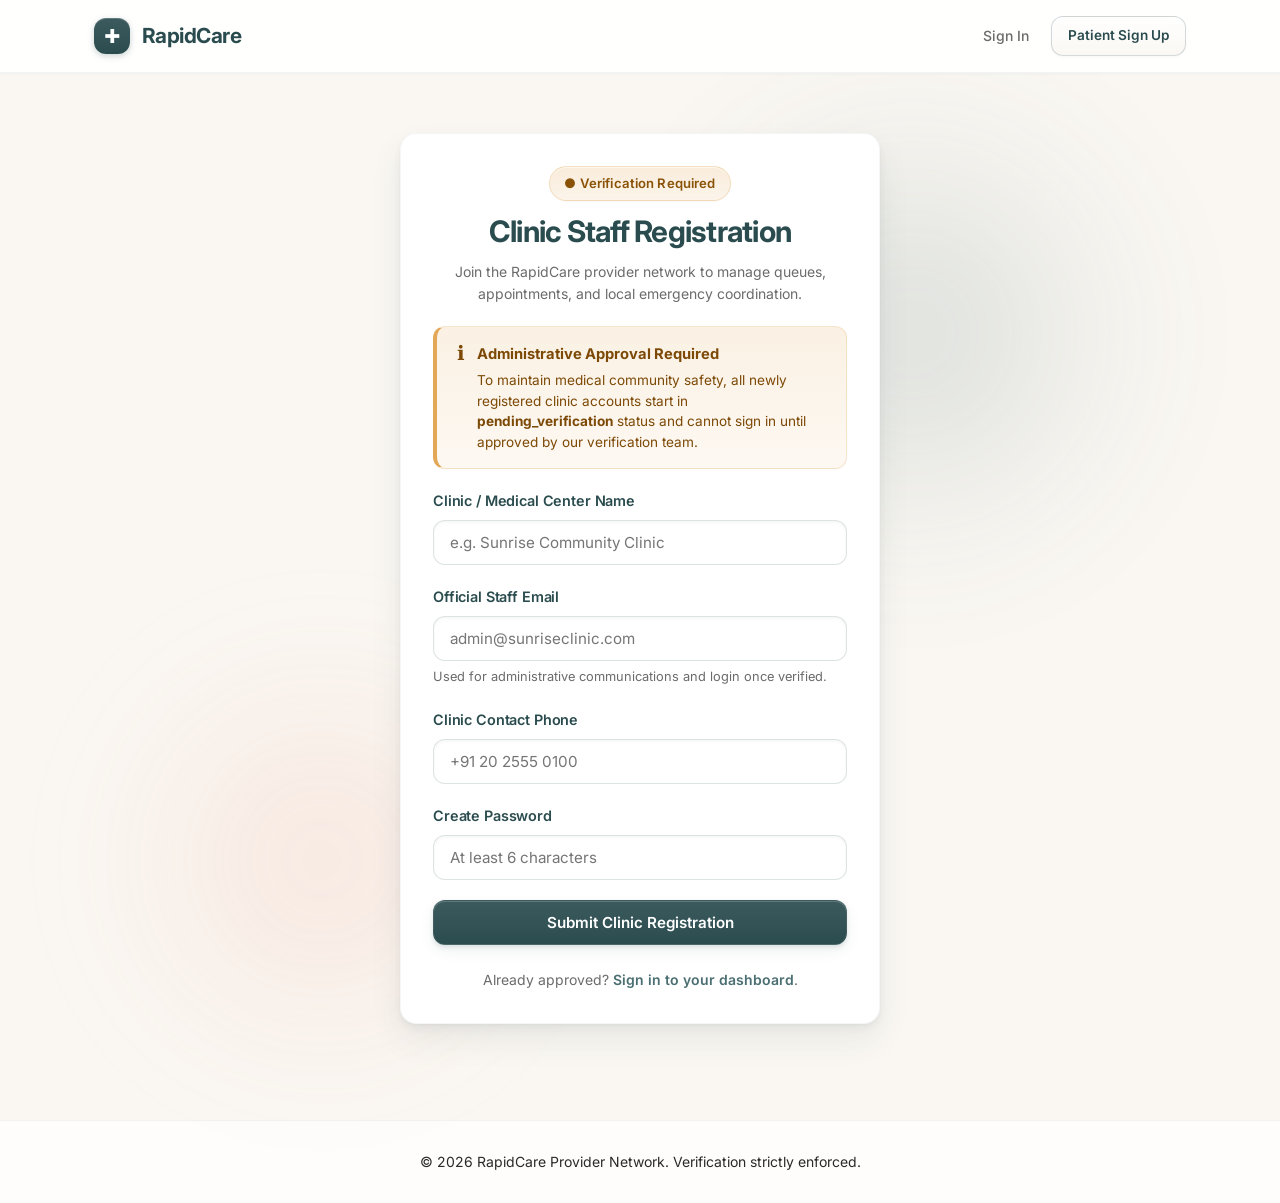
<file: frontend/register-clinic.html>
<!DOCTYPE html>
<html lang="en">
<head>
  <meta charset="UTF-8">
  <meta name="viewport" content="width=device-width, initial-scale=1.0">
  <title>RapidCare — Clinic Staff Registration</title>
  <!-- Google Fonts: Inter -->
  <link rel="preconnect" href="https://fonts.googleapis.com">
  <link rel="preconnect" href="https://fonts.gstatic.com" crossorigin>
  <link href="https://fonts.googleapis.com/css2?family=Inter:wght@400;500;600;700&display=swap" rel="stylesheet">
  <link rel="stylesheet" href="css/style.css">
</head>
<body>

  <!-- Navigation -->
  <header class="navbar">
    <div class="container nav-inner">
      <a href="index.html" class="brand">
        <span class="brand-icon">✚</span>
        <span>RapidCare</span>
      </a>
      <nav>
        <ul class="nav-links">
          <li><a href="index.html" class="text-sm">Sign In</a></li>
          <li><a href="register.html" class="btn btn-secondary btn-sm">Patient Sign Up</a></li>
        </ul>
      </nav>
    </div>
  </header>

  <!-- Main Registration Form with Ambient Glow Lighting -->
  <main class="ambient-glow-wrapper" style="flex: 1; padding: 12px 0 48px;">
    <!-- Ambient Light Blobs -->
    <div class="ambient-blob ambient-blob-teal" style="top: 20px; right: 10%; width: 480px; height: 480px;"></div>
    <div class="ambient-blob ambient-blob-coral" style="bottom: 40px; left: 8%; width: 440px; height: 440px; opacity: 0.18;"></div>

    <div class="container-narrow">
      <div class="card animate-in">
        <div style="text-align: center; margin-bottom: 20px;">
        <span class="badge badge-pending" style="margin-bottom: 12px;">● Verification Required</span>
        <h2>Clinic Staff Registration</h2>
        <p class="text-muted text-sm">Join the RapidCare provider network to manage queues, appointments, and local emergency coordination.</p>
      </div>

      <!-- Prominent Verification Notice -->
      <div class="alert alert-warning">
        <div style="font-size: 1.25rem; line-height: 1;">ℹ️</div>
        <div>
          <strong>Administrative Approval Required</strong>
          <div style="font-size: 0.85rem; margin-top: 4px; line-height: 1.5;">
            To maintain medical community safety, all newly registered clinic accounts start in <strong>pending_verification</strong> status and cannot sign in until approved by our verification team.
          </div>
        </div>
      </div>

      <div id="clinic-error" class="alert alert-danger" style="display: none;"></div>
      <div id="clinic-success" class="alert alert-success" style="display: none;"></div>

      <form id="clinic-register-form">
        <div class="form-group">
          <label class="form-label" for="clinic-name">Clinic / Medical Center Name</label>
          <input type="text" id="clinic-name" class="form-input" placeholder="e.g. Sunrise Community Clinic" required autocomplete="organization">
        </div>

        <div class="form-group">
          <label class="form-label" for="clinic-email">Official Staff Email</label>
          <input type="email" id="clinic-email" class="form-input" placeholder="admin@sunriseclinic.com" required autocomplete="email">
          <div class="form-hint">Used for administrative communications and login once verified.</div>
        </div>

        <div class="form-group">
          <label class="form-label" for="clinic-phone">Clinic Contact Phone</label>
          <input type="tel" id="clinic-phone" class="form-input" placeholder="+91 20 2555 0100" required autocomplete="tel">
        </div>

        <div class="form-group">
          <label class="form-label" for="clinic-password">Create Password</label>
          <input type="password" id="clinic-password" class="form-input" placeholder="At least 6 characters" minlength="6" required autocomplete="new-password">
        </div>

        <button type="submit" class="btn btn-primary btn-block">Submit Clinic Registration</button>
      </form>

      <div class="text-muted text-sm" style="margin-top: 24px; text-align: center;">
        Already approved? <a href="index.html" style="font-weight: 600;">Sign in to your dashboard</a>.
      </div>
    </div>
  </div>
</main>

  <footer class="footer">
    <div class="container">
      <p style="margin: 0;">&copy; 2026 RapidCare Provider Network. Verification strictly enforced.</p>
    </div>
  </footer>

  <!-- Scripts -->
  <script src="js/api.js"></script>
  <script src="js/auth.js"></script>
</body>
</html>
</file>
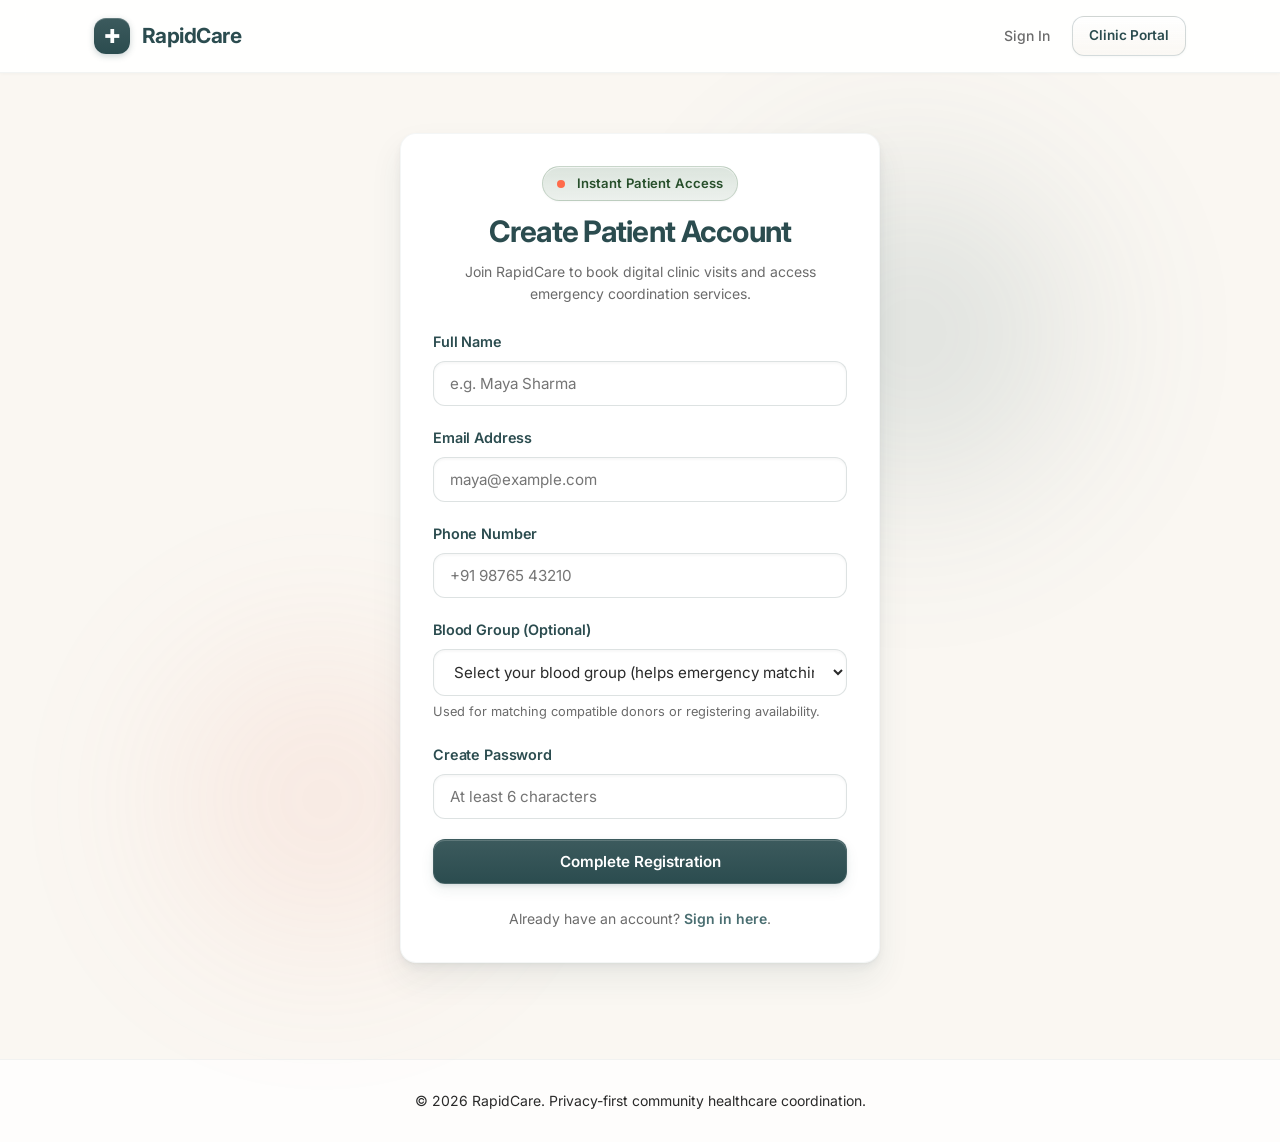
<file: frontend/register.html>
<!DOCTYPE html>
<html lang="en">
<head>
  <meta charset="UTF-8">
  <meta name="viewport" content="width=device-width, initial-scale=1.0">
  <title>RapidCare — Patient Registration</title>
  <!-- Google Fonts: Inter -->
  <link rel="preconnect" href="https://fonts.googleapis.com">
  <link rel="preconnect" href="https://fonts.gstatic.com" crossorigin>
  <link href="https://fonts.googleapis.com/css2?family=Inter:wght@400;500;600;700&display=swap" rel="stylesheet">
  <link rel="stylesheet" href="css/style.css">
</head>
<body>

  <!-- Navigation -->
  <header class="navbar">
    <div class="container nav-inner">
      <a href="index.html" class="brand">
        <span class="brand-icon">✚</span>
        <span>RapidCare</span>
      </a>
      <nav>
        <ul class="nav-links">
          <li><a href="index.html" class="text-sm">Sign In</a></li>
          <li><a href="register-clinic.html" class="btn btn-secondary btn-sm">Clinic Portal</a></li>
        </ul>
      </nav>
    </div>
  </header>

  <!-- Main Registration Form with Ambient Glow Lighting -->
  <main class="ambient-glow-wrapper" style="flex: 1; padding: 12px 0 48px;">
    <!-- Ambient Light Blobs -->
    <div class="ambient-blob ambient-blob-teal" style="top: 20px; right: 10%; width: 480px; height: 480px;"></div>
    <div class="ambient-blob ambient-blob-coral" style="bottom: 40px; left: 8%; width: 440px; height: 440px; opacity: 0.18;"></div>

    <div class="container-narrow">
      <div class="card animate-in">
        <div style="text-align: center; margin-bottom: 24px;">
        <span class="badge badge-approved" style="margin-bottom: 12px;"><span class="status-dot"></span> Instant Patient Access</span>
        <h2>Create Patient Account</h2>
        <p class="text-muted text-sm">Join RapidCare to book digital clinic visits and access emergency coordination services.</p>
      </div>

      <div id="register-error" class="alert alert-danger" style="display: none;"></div>
      <div id="register-success" class="alert alert-success" style="display: none;"></div>

      <form id="patient-register-form">
        <div class="form-group">
          <label class="form-label" for="reg-name">Full Name</label>
          <input type="text" id="reg-name" class="form-input" placeholder="e.g. Maya Sharma" required autocomplete="name">
        </div>

        <div class="form-group">
          <label class="form-label" for="reg-email">Email Address</label>
          <input type="email" id="reg-email" class="form-input" placeholder="maya@example.com" required autocomplete="email">
        </div>

        <div class="form-group">
          <label class="form-label" for="reg-phone">Phone Number</label>
          <input type="tel" id="reg-phone" class="form-input" placeholder="+91 98765 43210" required autocomplete="tel">
        </div>

        <div class="form-group">
          <label class="form-label" for="reg-blood-group">Blood Group (Optional)</label>
          <select id="reg-blood-group" class="form-select">
            <option value="">Select your blood group (helps emergency matching)</option>
            <option value="O-">O Negative (O-)</option>
            <option value="O+">O Positive (O+)</option>
            <option value="A-">A Negative (A-)</option>
            <option value="A+">A Positive (A+)</option>
            <option value="B-">B Negative (B-)</option>
            <option value="B+">B Positive (B+)</option>
            <option value="AB-">AB Negative (AB-)</option>
            <option value="AB+">AB Positive (AB+)</option>
          </select>
          <div class="form-hint">Used for matching compatible donors or registering availability.</div>
        </div>

        <div class="form-group">
          <label class="form-label" for="reg-password">Create Password</label>
          <input type="password" id="reg-password" class="form-input" placeholder="At least 6 characters" minlength="6" required autocomplete="new-password">
        </div>

        <button type="submit" class="btn btn-primary btn-block">Complete Registration</button>
      </form>

      <div class="text-muted text-sm" style="margin-top: 24px; text-align: center;">
        Already have an account? <a href="index.html" style="font-weight: 600;">Sign in here</a>.
      </div>
    </div>
  </div>
</main>

  <footer class="footer">
    <div class="container">
      <p style="margin: 0;">&copy; 2026 RapidCare. Privacy-first community healthcare coordination.</p>
    </div>
  </footer>

  <!-- Scripts -->
  <script src="js/api.js"></script>
  <script src="js/auth.js"></script>
</body>
</html>
</file>
<file: frontend/css/style.css>
/* RapidCare Design System
 * Calm, modern, trustworthy aesthetic with layered shadows, beveled materiality, and ambient depth.
 */

:root {
  --color-bg: #FAF7F2;
  --color-primary: #2B4C4F;
  --color-primary-light: #4A6E71;
  --color-accent: #E8836B;
  --color-warning: #E3A857;
  --color-success: #6B8F71;
  --color-text: #2A2A2A;
  --color-text-muted: #6B6B6B;
  --color-card-bg: #FFFFFF;
  --radius-md: 12px;
  --radius-lg: 16px;

  /* Layered Ambient Shadows (1. Layered ambient shadows suggesting overhead light source) */
  --shadow-soft: 0 2px 12px rgba(0, 0, 0, 0.06);
  --shadow-card: 0 1px 2px rgba(43, 76, 79, 0.04), 0 4px 8px rgba(43, 76, 79, 0.06), 0 16px 32px rgba(43, 76, 79, 0.08);
  --shadow-card-hover: 0 2px 4px rgba(43, 76, 79, 0.06), 0 8px 16px rgba(43, 76, 79, 0.08), 0 24px 48px rgba(43, 76, 79, 0.10);

  /* Typography */
  --font-main: 'Inter', 'Manrope', system-ui, -apple-system, BlinkMacSystemFont, sans-serif;

  /* Vivid Accent (2. One Vivid Accent Color, Used Sparingly) */
  --color-vivid-accent: #FF6B4A;
}

/* ==========================================================================
   Base & Reset
   ========================================================================== */
* {
  box-sizing: border-box;
  margin: 0;
  padding: 0;
}

html {
  overflow-x: hidden;
  overflow-y: auto;
  scroll-behavior: smooth;
}

body {
  font-family: var(--font-main);
  background-color: var(--color-bg);
  color: var(--color-text);
  line-height: 1.6; /* 5. Typography Polish: 1.6 line height for calm, premium feel */
  font-weight: 400;
  -webkit-font-smoothing: antialiased;
  -moz-osx-font-smoothing: grayscale;
  min-height: 100vh;
  display: flex;
  flex-direction: column;
  position: relative;
  overflow-x: hidden;
  overflow-y: visible;
}

a {
  color: var(--color-primary-light);
  text-decoration: none;
  transition: color 0.18s ease;
}

a:hover {
  color: var(--color-primary);
}

/* ==========================================================================
   Entrance Animations (1. Subtle Entrance Animations)
   ========================================================================== */
@keyframes fade-up-in {
  from {
    opacity: 0;
    transform: translateY(12px);
  }
  to {
    opacity: 1;
    transform: translateY(0);
  }
}

.animate-in {
  animation: fade-up-in 0.5s ease-out both;
}

.delay-1 {
  animation-delay: 0.1s;
}

.delay-2 {
  animation-delay: 0.2s;
}

.delay-3 {
  animation-delay: 0.3s;
}

.delay-4 {
  animation-delay: 0.4s;
}

@media (prefers-reduced-motion: reduce) {
  .animate-in {
    animation: none !important;
    opacity: 1 !important;
    transform: none !important;
  }
}

/* ==========================================================================
   Ambient Background Lighting (3. Ambient Background Lighting)
   ========================================================================== */
.ambient-glow-wrapper {
  position: relative;
  overflow-x: clip; /* Closes horizontal bleed without blocking vertical page scroll */
}

.ambient-blob {
  position: absolute;
  border-radius: 50%;
  filter: blur(80px);
  opacity: 0.22;
  pointer-events: none;
  z-index: 0;
}

.ambient-blob-teal {
  background: radial-gradient(circle, var(--color-primary-light) 0%, rgba(74, 110, 113, 0) 70%);
}

.ambient-blob-coral {
  background: radial-gradient(circle, var(--color-accent) 0%, rgba(232, 131, 107, 0) 70%);
}

/* ==========================================================================
   Layout Containers
   ========================================================================== */
.container {
  max-width: 1140px;
  margin: 0 auto;
  padding: 0 24px;
  width: 100%;
  position: relative;
  z-index: 1; /* Content sits above ambient lighting */
}

.container-narrow {
  max-width: 520px;
  margin: 48px auto;
  padding: 0 20px;
  width: 100%;
  position: relative;
  z-index: 1;
}

/* ==========================================================================
   Navigation Bar
   ========================================================================== */
.navbar {
  background: rgba(255, 255, 255, 0.92);
  backdrop-filter: blur(12px);
  -webkit-backdrop-filter: blur(12px);
  border-bottom: 1px solid rgba(43, 76, 79, 0.06);
  box-shadow: 0 1px 3px rgba(43, 76, 79, 0.03);
  position: sticky;
  top: 0;
  z-index: 100;
}

.nav-inner {
  display: flex;
  align-items: center;
  justify-content: space-between;
  height: 72px;
}

.brand {
  display: flex;
  align-items: center;
  gap: 12px;
  font-weight: 700;
  font-size: 1.3rem;
  color: var(--color-primary);
  text-decoration: none;
  letter-spacing: -0.025em;
}

.brand-icon {
  width: 36px;
  height: 36px;
  background: linear-gradient(180deg, color-mix(in srgb, var(--color-primary) 92%, white), var(--color-primary));
  color: #fff;
  border-radius: var(--radius-md);
  display: flex;
  align-items: center;
  justify-content: center;
  font-size: 1.2rem;
  box-shadow: inset 0 1px 0 rgba(255, 255, 255, 0.2), 0 2px 6px rgba(43, 76, 79, 0.25);
}

.nav-links {
  display: flex;
  align-items: center;
  gap: 22px;
  list-style: none;
}

.nav-links li a:not(.btn) {
  position: relative;
  padding: 6px 0;
  color: var(--color-text-muted);
  font-weight: 500;
  transition: color 0.2s ease;
  display: inline-block;
}

.nav-links li a:not(.btn):hover {
  color: var(--color-primary);
}

.nav-links li a:not(.btn)::after {
  content: '';
  position: absolute;
  bottom: 0;
  left: 0;
  width: 0;
  height: 2px;
  background-color: var(--color-primary);
  border-radius: 2px;
  transition: width 0.2s ease;
}

.nav-links li a:not(.btn):hover::after {
  width: 100%;
}

/* ==========================================================================
   Typography (5. Typography Polish)
   ========================================================================== */
h1, h2, h3, h4 {
  color: var(--color-primary);
  font-weight: 700; /* High weight contrast against 400 body */
  line-height: 1.22;
  letter-spacing: -0.025em; /* Tightened letter-spacing for premium feel */
}

h1 { font-size: 2.6rem; margin-bottom: 18px; }
h2 { font-size: 1.85rem; margin-bottom: 12px; }
h3 { font-size: 1.35rem; margin-bottom: 8px; }

p {
  color: var(--color-text);
  margin-bottom: 14px;
  font-weight: 400;
  line-height: 1.6;
}

.text-muted {
  color: var(--color-text-muted);
}

.text-sm {
  font-size: 0.875rem;
}

/* ==========================================================================
   Cards & Surfaces (1. Layered Ambient Shadows)
   ========================================================================== */
.card {
  background: var(--color-card-bg);
  border-radius: var(--radius-lg);
  box-shadow: var(--shadow-card); /* Layered overhead ambient shadow */
  border: 1px solid rgba(43, 76, 79, 0.05);
  padding: 32px;
  position: relative;
  z-index: 1;
  transition: transform 0.22s ease, box-shadow 0.22s ease;
}

.card:hover {
  box-shadow: var(--shadow-card-hover);
  transform: translateY(-1px);
}

.card-compact {
  padding: 20px;
}

/* ==========================================================================
   Buttons (2. Beveled Buttons & Materiality)
   ========================================================================== */
.btn {
  display: inline-flex;
  align-items: center;
  justify-content: center;
  gap: 8px;
  padding: 12px 24px;
  border-radius: var(--radius-md);
  font-family: inherit;
  font-size: 0.95rem;
  font-weight: 600;
  border: 1px solid transparent;
  cursor: pointer;
  transition: all 0.18s ease;
  text-decoration: none;
  position: relative;
  user-select: none;
}

/* Primary Button: Beveled, raised with top highlight */
.btn-primary {
  background-color: var(--color-primary);
  background: linear-gradient(180deg, #385d61, var(--color-primary));
  background: linear-gradient(180deg, color-mix(in srgb, var(--color-primary) 92%, white), var(--color-primary));
  color: #FFFFFF;
  border-color: rgba(255, 255, 255, 0.08);
  box-shadow: inset 0 1px 0 rgba(255, 255, 255, 0.18), 0 2px 4px rgba(43, 76, 79, 0.12), 0 6px 14px rgba(43, 76, 79, 0.08);
}

.btn-primary:hover {
  background-color: var(--color-primary-light);
  background: linear-gradient(180deg, #577d80, var(--color-primary-light));
  background: linear-gradient(180deg, color-mix(in srgb, var(--color-primary-light) 94%, white), var(--color-primary-light));
  box-shadow: inset 0 1px 0 rgba(255, 255, 255, 0.24), 0 4px 8px rgba(43, 76, 79, 0.14), 0 10px 20px rgba(43, 76, 79, 0.10);
  transform: translateY(-1px);
  color: #FFFFFF;
}

.btn-primary:active {
  transform: translateY(1px);
  box-shadow: inset 0 2px 4px rgba(0, 0, 0, 0.22), 0 1px 2px rgba(43, 76, 79, 0.08);
}

/* Secondary Button: Subtle raised surface */
.btn-secondary {
  background: linear-gradient(180deg, #FFFFFF, rgba(250, 247, 242, 0.85));
  color: var(--color-primary);
  border: 1px solid rgba(43, 76, 79, 0.20);
  box-shadow: inset 0 1px 0 rgba(255, 255, 255, 0.8), 0 1px 3px rgba(43, 76, 79, 0.04);
}

.btn-secondary:hover {
  border-color: var(--color-primary);
  background: #FFFFFF;
  box-shadow: inset 0 1px 0 rgba(255, 255, 255, 0.9), 0 3px 8px rgba(43, 76, 79, 0.08);
  transform: translateY(-1px);
}

.btn-secondary:active {
  transform: translateY(1px);
  box-shadow: inset 0 1px 3px rgba(43, 76, 79, 0.12);
}

/* Accent Button */
.btn-accent {
  background-color: var(--color-accent);
  background: linear-gradient(180deg, #ea8d77, var(--color-accent));
  background: linear-gradient(180deg, color-mix(in srgb, var(--color-accent) 92%, white), var(--color-accent));
  color: #FFFFFF;
  box-shadow: inset 0 1px 0 rgba(255, 255, 255, 0.22), 0 2px 5px rgba(232, 131, 107, 0.20), 0 6px 14px rgba(232, 131, 107, 0.12);
}

.btn-accent:hover {
  background-color: #db745c;
  background: linear-gradient(180deg, #efa28f, #db745c);
  background: linear-gradient(180deg, color-mix(in srgb, var(--color-accent) 96%, white), #db745c);
  box-shadow: inset 0 1px 0 rgba(255, 255, 255, 0.28), 0 4px 8px rgba(232, 131, 107, 0.25), 0 10px 20px rgba(232, 131, 107, 0.16);
  transform: translateY(-1px);
}

.btn-accent:active {
  transform: translateY(1px);
  box-shadow: inset 0 2px 4px rgba(0, 0, 0, 0.2);
}

.btn-block {
  width: 100%;
}

.btn-sm {
  padding: 8px 16px;
  font-size: 0.85rem;
}

/* SOS Emergency Button with slow gentle pulse and vivid resting glow (Item 2) */
.btn-sos {
  background: linear-gradient(180deg, #ed9681, var(--color-accent));
  color: #FFFFFF;
  font-weight: 700;
  font-size: 1.15rem;
  padding: 16px 36px;
  border-radius: var(--radius-lg);
  border: 1px solid rgba(255, 255, 255, 0.2);
  cursor: pointer;
  display: inline-flex;
  align-items: center;
  gap: 12px;
  animation: gentle-pulse 2.2s ease-in-out infinite;
  box-shadow: inset 0 1px 0 rgba(255, 255, 255, 0.3), 0 4px 18px rgba(255, 107, 74, 0.38);
}

.btn-sos:hover {
  animation-play-state: paused;
  transform: scale(1.025);
  box-shadow: inset 0 1px 0 rgba(255, 255, 255, 0.4), 0 6px 24px rgba(255, 107, 74, 0.48);
}

.btn-sos:active {
  box-shadow: inset 0 2px 4px rgba(0, 0, 0, 0.22);
}

@keyframes gentle-pulse {
  0% {
    transform: scale(1);
    box-shadow: inset 0 1px 0 rgba(255, 255, 255, 0.3), 0 4px 16px rgba(255, 107, 74, 0.32);
  }
  50% {
    transform: scale(1.03);
    box-shadow: inset 0 1px 0 rgba(255, 255, 255, 0.4), 0 8px 28px rgba(255, 107, 74, 0.52);
  }
  100% {
    transform: scale(1);
    box-shadow: inset 0 1px 0 rgba(255, 255, 255, 0.3), 0 4px 16px rgba(255, 107, 74, 0.32);
  }
}

/* ==========================================================================
   Form Controls (4. Refined Recessed Input Fields)
   ========================================================================== */
.form-group {
  margin-bottom: 20px;
}

.form-label {
  display: block;
  margin-bottom: 8px;
  font-weight: 600;
  font-size: 0.9rem;
  color: var(--color-primary);
  letter-spacing: -0.01em;
}

.form-input,
.form-select,
.form-textarea {
  width: 100%;
  padding: 12px 16px;
  border-radius: var(--radius-md);
  /* 4. Subtle inset shadow + darker tint border of --color-bg */
  border: 1px solid rgba(43, 76, 79, 0.16);
  background: #FFFFFF;
  color: var(--color-text);
  font-family: inherit;
  font-size: 0.95rem;
  box-shadow: inset 0 1.5px 3px rgba(0, 0, 0, 0.04);
  transition: border-color 0.2s ease, box-shadow 0.2s ease, background-color 0.2s ease;
  outline: none;
}

.form-input:focus,
.form-select:focus,
.form-textarea:focus {
  border-color: var(--color-primary);
  /* 4. Soft glow using --color-primary at low opacity instead of harsh outline */
  box-shadow: inset 0 1px 2px rgba(0, 0, 0, 0.02), 0 0 0 3.5px rgba(43, 76, 79, 0.12);
}

.form-hint {
  font-size: 0.8rem;
  color: var(--color-text-muted);
  margin-top: 6px;
}

/* ==========================================================================
   Badge / Pill Refinements (6. Badge/Pill Refinement with bevel & soft shadow)
   ========================================================================== */
.hero-tag {
  display: inline-flex;
  align-items: center;
  gap: 8px;
  background: linear-gradient(180deg, rgba(255, 255, 255, 0.85), rgba(243, 238, 230, 0.75));
  border: 1px solid rgba(43, 76, 79, 0.12);
  color: var(--color-primary);
  padding: 6px 16px;
  border-radius: 20px;
  font-size: 0.85rem;
  font-weight: 600;
  margin-bottom: 18px;
  box-shadow: 0 1px 3px rgba(43, 76, 79, 0.05), inset 0 1px 0 rgba(255, 255, 255, 0.85);
}

.badge {
  display: inline-flex;
  align-items: center;
  gap: 6px;
  padding: 6px 14px;
  border-radius: 20px;
  font-size: 0.82rem;
  font-weight: 600;
  letter-spacing: 0.01em;
  border: 1px solid transparent;
  box-shadow: 0 1px 2px rgba(0, 0, 0, 0.03), inset 0 1px 0 rgba(255, 255, 255, 0.6);
}

.badge-pending {
  background: linear-gradient(180deg, rgba(227, 168, 87, 0.22), rgba(227, 168, 87, 0.12));
  border-color: rgba(227, 168, 87, 0.28);
  color: #8a5206;
}

.badge-confirmed,
.badge-approved,
.badge-completed,
.badge-fulfilled,
.badge-arrived {
  background: linear-gradient(180deg, rgba(107, 143, 113, 0.24), rgba(107, 143, 113, 0.13));
  border-color: rgba(107, 143, 113, 0.28);
  color: #274f2b;
}

.badge-requested {
  background: linear-gradient(180deg, rgba(74, 110, 113, 0.20), rgba(74, 110, 113, 0.11));
  border-color: rgba(74, 110, 113, 0.25);
  color: var(--color-primary);
}

.badge-dispatched {
  background: linear-gradient(180deg, rgba(232, 131, 107, 0.24), rgba(232, 131, 107, 0.13));
  border-color: rgba(232, 131, 107, 0.30);
  color: #9c3c26;
}

.badge-urgent {
  background: linear-gradient(180deg, rgba(232, 131, 107, 0.28), rgba(232, 131, 107, 0.16));
  border-color: rgba(232, 131, 107, 0.35);
  color: #8c2a15;
}

.badge-cancelled,
.badge-noshow {
  background: linear-gradient(180deg, rgba(107, 107, 107, 0.18), rgba(107, 107, 107, 0.08));
  border-color: rgba(107, 107, 107, 0.2);
  color: var(--color-text-muted);
}

/* ==========================================================================
   Alerts & Banners
   ========================================================================== */
.alert {
  padding: 16px 20px;
  border-radius: var(--radius-md);
  margin-bottom: 20px;
  font-size: 0.92rem;
  display: flex;
  align-items: flex-start;
  gap: 12px;
  box-shadow: 0 1px 3px rgba(0, 0, 0, 0.02);
}

.alert-info {
  background: linear-gradient(180deg, rgba(74, 110, 113, 0.10), rgba(74, 110, 113, 0.05));
  color: var(--color-primary);
  border: 1px solid rgba(74, 110, 113, 0.18);
  border-left: 4px solid var(--color-primary);
}

.alert-warning {
  background: linear-gradient(180deg, rgba(227, 168, 87, 0.16), rgba(227, 168, 87, 0.08));
  color: #7d4906;
  border: 1px solid rgba(227, 168, 87, 0.24);
  border-left: 4px solid var(--color-warning);
}

.alert-danger {
  background: linear-gradient(180deg, rgba(232, 131, 107, 0.18), rgba(232, 131, 107, 0.09));
  color: #8f2b16;
  border: 1px solid rgba(232, 131, 107, 0.25);
  border-left: 4px solid var(--color-accent);
}

.alert-success {
  background: linear-gradient(180deg, rgba(107, 143, 113, 0.18), rgba(107, 143, 113, 0.09));
  color: #244e28;
  border: 1px solid rgba(107, 143, 113, 0.24);
  border-left: 4px solid var(--color-success);
}

/* ==========================================================================
   Hero Section
   ========================================================================== */
.hero {
  padding: 72px 0 56px;
  position: relative;
}

.hero-grid {
  display: grid;
  grid-template-columns: 1.15fr 0.85fr;
  gap: 52px;
  align-items: center;
}

.hero-lead {
  font-size: 1.15rem;
  color: var(--color-text-muted);
  margin-bottom: 30px;
}

/* Feature Grid */
.features-section {
  padding: 72px 0;
  position: relative;
}

.features-grid {
  display: grid;
  grid-template-columns: repeat(3, 1fr);
  gap: 30px;
  margin-top: 36px;
}

.feature-card {
  background: var(--color-card-bg);
  border-radius: var(--radius-lg);
  box-shadow: var(--shadow-card);
  border: 1px solid rgba(43, 76, 79, 0.05);
  padding: 32px 28px;
  display: flex;
  flex-direction: column;
  gap: 16px;
  transition: transform 0.2s ease, box-shadow 0.2s ease;
}

.feature-card:hover {
  box-shadow: var(--shadow-card-hover);
  transform: translateY(-2px) scale(1.01);
}

.feature-icon-box {
  width: 48px;
  height: 48px;
  border-radius: var(--radius-md);
  background: linear-gradient(180deg, rgba(43, 76, 79, 0.12), rgba(43, 76, 79, 0.05));
  border: 1px solid rgba(43, 76, 79, 0.10);
  box-shadow: inset 0 1px 0 rgba(255, 255, 255, 0.7);
  color: var(--color-primary);
  display: flex;
  align-items: center;
  justify-content: center;
  font-size: 1.4rem;
}

/* Demo Credentials Helper Box */
.demo-box {
  background: linear-gradient(180deg, rgba(43, 76, 79, 0.05), rgba(43, 76, 79, 0.02));
  border: 1px solid rgba(43, 76, 79, 0.08);
  border-radius: var(--radius-md);
  padding: 14px 16px;
  margin-top: 20px;
  font-size: 0.85rem;
}

.demo-chips {
  display: flex;
  gap: 8px;
  margin-top: 8px;
  flex-wrap: wrap;
}

.demo-chip {
  background: #FFFFFF;
  border: 1px solid rgba(43, 76, 79, 0.18);
  padding: 6px 12px;
  border-radius: 6px;
  cursor: pointer;
  font-size: 0.8rem;
  font-weight: 600;
  color: var(--color-primary);
  box-shadow: 0 1px 2px rgba(43, 76, 79, 0.04);
  transition: transform 0.2s ease, border-color 0.2s ease, box-shadow 0.2s ease;
}

.demo-chip:hover {
  transform: translateY(-1px);
  border-color: var(--color-primary);
  box-shadow: 0 2px 6px rgba(43, 76, 79, 0.10);
}

.demo-label {
  font-size: 0.78rem;
  font-weight: 600;
  text-transform: uppercase;
  letter-spacing: 0.05em;
  color: var(--color-text-muted);
}

/* Segmented Control (4. Replace Plain Button Pair with Segmented Toggle) */
.segmented-control {
  position: relative;
  display: flex;
  background: rgba(43, 76, 79, 0.06);
  border-radius: 24px;
  padding: 3px;
  margin-top: 8px;
  border: 1px solid rgba(43, 76, 79, 0.10);
  user-select: none;
}

.segmented-glider {
  position: absolute;
  top: 3px;
  bottom: 3px;
  left: 3px;
  width: calc(33.333% - 2px);
  background: #FFFFFF;
  border-radius: 20px;
  box-shadow: 0 1px 3px rgba(43, 76, 79, 0.12), 0 2px 8px rgba(43, 76, 79, 0.08);
  transition: transform 0.25s ease, opacity 0.2s ease;
  pointer-events: none;
  z-index: 1;
  opacity: 0;
  transform: translateX(0);
}

.segmented-control[data-selected="clinic"] .segmented-glider {
  opacity: 1;
  transform: translateX(0);
}

.segmented-control[data-selected="patient"] .segmented-glider {
  opacity: 1;
  transform: translateX(100%);
}

.segmented-control[data-selected="admin"] .segmented-glider {
  opacity: 1;
  transform: translateX(200%);
}

.segmented-option {
  flex: 1;
  position: relative;
  z-index: 2;
  text-align: center;
  padding: 8px 12px;
  font-size: 0.82rem;
  font-weight: 600;
  color: var(--color-text-muted);
  cursor: pointer;
  background: transparent;
  border: none;
  border-radius: 20px;
  transition: color 0.2s ease;
  font-family: inherit;
}

.segmented-option:hover {
  color: var(--color-primary);
}

.segmented-option.active {
  color: var(--color-primary);
}

.segmented-option:focus-visible {
  outline: 2px solid var(--color-primary);
}

/* Animated Status Dot (5. Animated Status Dot with soft breathing pulse) */
.status-dot {
  display: inline-block;
  width: 8px;
  height: 8px;
  border-radius: 50%;
  background-color: var(--color-vivid-accent);
  animation: status-pulse 2s ease-in-out infinite;
  vertical-align: middle;
  flex-shrink: 0;
  margin-right: 6px;
}

@keyframes status-pulse {
  0% {
    transform: scale(1);
    opacity: 1;
    box-shadow: 0 0 0 0 rgba(255, 107, 74, 0.5);
  }
  50% {
    transform: scale(1.15);
    opacity: 0.7;
    box-shadow: 0 0 0 5px rgba(255, 107, 74, 0);
  }
  100% {
    transform: scale(1);
    opacity: 1;
    box-shadow: 0 0 0 0 rgba(255, 107, 74, 0);
  }
}

.hero-trust-list {
  display: flex;
  gap: 24px;
  align-items: center;
  color: var(--color-text-muted);
  font-size: 0.88rem;
  flex-wrap: wrap;
}

.check-icon {
  color: var(--color-success);
  font-weight: 700;
  margin-right: 4px;
}

.card-inset {
  background: linear-gradient(180deg, #FFFFFF, rgba(250, 247, 242, 0.75));
  border: 1px solid rgba(43, 76, 79, 0.12);
  border-radius: var(--radius-md);
  padding: 22px;
  box-shadow: inset 0 1px 3px rgba(0, 0, 0, 0.02);
}

.dashboard-two-col {
  display: grid;
  grid-template-columns: 1.25fr 0.95fr;
  gap: 28px;
  align-items: start;
}

.blood-form-grid {
  display: grid;
  grid-template-columns: repeat(auto-fit, minmax(220px, 1fr));
  gap: 18px;
}

/* Footer */
.footer {
  margin-top: auto;
  border-top: 1px solid rgba(43, 76, 79, 0.06);
  background: rgba(255, 255, 255, 0.8);
  padding: 30px 0;
  color: var(--color-text-muted);
  font-size: 0.875rem;
  text-align: center;
}

/* ==========================================================================
   Dashboard Components & Layouts
   ========================================================================== */
.dashboard-nav-user {
  display: flex;
  align-items: center;
  gap: 12px;
}

.user-pill {
  display: inline-flex;
  align-items: center;
  gap: 8px;
  background: linear-gradient(180deg, #FFFFFF, rgba(250, 247, 242, 0.9));
  border: 1px solid rgba(43, 76, 79, 0.15);
  padding: 6px 14px;
  border-radius: 20px;
  font-size: 0.85rem;
  font-weight: 600;
  color: var(--color-primary);
  box-shadow: 0 1px 3px rgba(43, 76, 79, 0.04);
}

.dashboard-header {
  padding: 36px 0 24px;
  display: flex;
  justify-content: space-between;
  align-items: flex-end;
  flex-wrap: wrap;
  gap: 16px;
}

/* Stat Grid (Clinic Overview) */
.stat-grid {
  display: grid;
  grid-template-columns: repeat(auto-fit, minmax(180px, 1fr));
  gap: 16px;
  margin-bottom: 32px;
}

.stat-card {
  background: var(--color-card-bg);
  border-radius: var(--radius-lg);
  box-shadow: var(--shadow-card);
  border: 1px solid rgba(43, 76, 79, 0.06);
  padding: 18px 20px;
  display: flex;
  flex-direction: column;
  gap: 4px;
  position: relative;
  overflow: hidden;
  transition: transform 0.2s ease, box-shadow 0.2s ease;
}

.stat-card:hover {
  transform: translateY(-2px);
  box-shadow: var(--shadow-card-hover);
}

.stat-card::before {
  content: '';
  position: absolute;
  top: 0;
  left: 0;
  width: 4px;
  height: 100%;
  background: var(--color-primary);
}

.stat-card.stat-teal::before {
  background: var(--color-primary-light);
}

.stat-card.stat-accent::before {
  background: var(--color-accent);
}

.stat-card.stat-warning::before {
  background: var(--color-warning);
}

.stat-card.stat-success::before {
  background: var(--color-success);
}

.stat-value {
  font-size: 2.1rem;
  font-weight: 700;
  color: var(--color-primary);
  line-height: 1.1;
  letter-spacing: -0.03em;
}

.stat-label {
  font-size: 0.84rem;
  font-weight: 600;
  color: var(--color-text);
  line-height: 1.3;
}

.stat-subtext {
  font-size: 0.74rem;
  color: var(--color-text-muted);
  line-height: 1.2;
}

/* Dashboard Sections */
.dashboard-section {
  margin-bottom: 40px;
}

.section-header {
  display: flex;
  justify-content: space-between;
  align-items: center;
  margin-bottom: 18px;
  flex-wrap: wrap;
  gap: 12px;
}

/* Data List & Items */
.data-list {
  display: flex;
  flex-direction: column;
  gap: 14px;
}

.data-item {
  background: var(--color-card-bg);
  border-radius: var(--radius-md);
  box-shadow: var(--shadow-card);
  border: 1px solid rgba(43, 76, 79, 0.06);
  padding: 20px 24px;
  display: flex;
  justify-content: space-between;
  align-items: center;
  flex-wrap: wrap;
  gap: 16px;
  transition: box-shadow 0.18s ease, transform 0.18s ease;
}

.data-item:hover {
  box-shadow: var(--shadow-card-hover);
}

.data-item-main {
  display: flex;
  flex-direction: column;
  gap: 4px;
}

.data-item-title {
  font-weight: 600;
  font-size: 1.05rem;
  color: var(--color-primary);
}

.data-item-meta {
  display: flex;
  align-items: center;
  gap: 14px;
  font-size: 0.85rem;
  color: var(--color-text-muted);
  flex-wrap: wrap;
}

.data-item-actions {
  display: flex;
  align-items: center;
  gap: 12px;
}

.empty-state {
  text-align: center;
  padding: 48px 24px;
  background: var(--color-card-bg);
  border-radius: var(--radius-lg);
  border: 1px dashed rgba(43, 76, 79, 0.18);
  color: var(--color-text-muted);
}

.empty-state-icon {
  font-size: 2.2rem;
  margin-bottom: 12px;
}

/* Donor Cards Grid */
.donor-grid {
  display: grid;
  grid-template-columns: repeat(auto-fill, minmax(280px, 1fr));
  gap: 20px;
  margin-top: 20px;
}

.donor-card {
  background: var(--color-card-bg);
  border-radius: var(--radius-md);
  box-shadow: var(--shadow-card);
  border: 1px solid rgba(43, 76, 79, 0.06);
  padding: 22px;
  display: flex;
  flex-direction: column;
  gap: 14px;
  transition: transform 0.2s ease, box-shadow 0.2s ease;
}

.donor-card:hover {
  transform: translateY(-2px);
  box-shadow: var(--shadow-card-hover);
}

.donor-card-top {
  display: flex;
  justify-content: space-between;
  align-items: center;
}

.donor-name {
  font-weight: 700;
  font-size: 1.05rem;
  color: var(--color-primary);
}

.donor-distance {
  display: inline-flex;
  align-items: center;
  gap: 4px;
  font-size: 0.82rem;
  font-weight: 600;
  color: var(--color-primary-light);
  background: rgba(74, 110, 113, 0.08);
  padding: 4px 10px;
  border-radius: 12px;
}

.donor-phone-btn {
  display: inline-flex;
  align-items: center;
  justify-content: center;
  gap: 8px;
  width: 100%;
  padding: 10px;
  background: linear-gradient(180deg, #FFFFFF, rgba(250, 247, 242, 0.9));
  border: 1px solid rgba(43, 76, 79, 0.2);
  border-radius: var(--radius-md);
  color: var(--color-primary);
  font-weight: 600;
  font-size: 0.88rem;
  text-decoration: none;
  transition: all 0.15s ease;
}

.donor-phone-btn:hover {
  background: var(--color-primary);
  color: #FFFFFF;
  border-color: var(--color-primary);
}

/* SOS Panel */
.sos-box {
  background: linear-gradient(180deg, #FFFFFF, rgba(250, 247, 242, 0.6));
  border-radius: var(--radius-lg);
  box-shadow: var(--shadow-card);
  border: 1px solid rgba(232, 131, 107, 0.25);
  padding: 36px 32px;
  text-align: center;
  display: flex;
  flex-direction: column;
  align-items: center;
  gap: 20px;
  margin-bottom: 28px;
}

/* Status dropdown selector for clinic staff */
.select-status {
  padding: 6px 12px;
  font-size: 0.85rem;
  font-weight: 600;
  border-radius: var(--radius-md);
  border: 1px solid rgba(43, 76, 79, 0.2);
  background-color: #FFFFFF;
  color: var(--color-primary);
  cursor: pointer;
  outline: none;
}

.select-status:focus {
  border-color: var(--color-primary);
  box-shadow: 0 0 0 2px rgba(43, 76, 79, 0.12);
}

/* Responsive adjustments */
@media (max-width: 860px) {
  .hero-grid {
    grid-template-columns: 1fr;
    gap: 40px;
  }
  .features-grid {
    grid-template-columns: 1fr;
  }
  .stat-grid {
    grid-template-columns: 1fr;
  }
  .data-item {
    flex-direction: column;
    align-items: flex-start;
  }
  .data-item-actions {
    width: 100%;
    justify-content: flex-start;
  }
  h1 {
    font-size: 2.15rem;
  }
}

/* ==========================================================================
   Quick Jump Navigation Bar & Jump Targets
   ========================================================================== */
.dashboard-section,
[id^="emergency"],
[id^="appointments"],
[id^="history"],
[id^="blood"],
[id^="facilities"],
[id^="clinic"],
[id^="fleet"] {
  scroll-margin-top: 135px;
}

.quick-jump-wrapper {
  position: sticky;
  top: 76px;
  z-index: 95;
  margin-bottom: 24px;
}

.quick-jump-bar {
  display: flex;
  align-items: center;
  gap: 8px;
  background: rgba(255, 255, 255, 0.94);
  backdrop-filter: blur(14px);
  -webkit-backdrop-filter: blur(14px);
  padding: 8px 14px 10px 14px;
  border-radius: var(--radius-lg);
  border: 1px solid rgba(43, 76, 79, 0.09);
  box-shadow: 0 4px 20px rgba(43, 76, 79, 0.06), 0 1px 3px rgba(43, 76, 79, 0.03);
  overflow-x: auto;
  overflow-y: hidden;
  white-space: nowrap;
  flex-wrap: nowrap !important;
  -webkit-overflow-scrolling: touch;
  scroll-behavior: smooth;
  scrollbar-width: thin;
  scrollbar-color: rgba(43, 76, 79, 0.22) rgba(43, 76, 79, 0.04);
}

.quick-jump-bar::-webkit-scrollbar {
  height: 4px;
  display: block;
}

.quick-jump-bar::-webkit-scrollbar-track {
  background: rgba(43, 76, 79, 0.04);
  border-radius: 9999px;
  margin: 0 14px;
}

.quick-jump-bar::-webkit-scrollbar-thumb {
  background: rgba(43, 76, 79, 0.22);
  border-radius: 9999px;
}

.quick-jump-bar::-webkit-scrollbar-thumb:hover {
  background: var(--color-primary);
}

.quick-jump-label {
  font-size: 0.78rem;
  font-weight: 700;
  color: var(--color-primary);
  display: inline-flex;
  align-items: center;
  gap: 6px;
  padding-right: 10px;
  border-right: 1px solid rgba(43, 76, 79, 0.12);
  text-transform: uppercase;
  letter-spacing: 0.05em;
  flex-shrink: 0;
}

.quick-jump-link {
  display: inline-flex;
  align-items: center;
  gap: 6px;
  padding: 6px 14px;
  border-radius: 9999px;
  font-size: 0.82rem;
  font-weight: 500;
  text-decoration: none;
  color: var(--color-primary);
  background: rgba(43, 76, 79, 0.04);
  border: 1px solid rgba(43, 76, 79, 0.08);
  box-shadow: inset 0 1px 0 rgba(255, 255, 255, 0.8);
  transition: all 0.2s cubic-bezier(0.16, 1, 0.3, 1);
  flex-shrink: 0;
  user-select: none;
}

.quick-jump-link:hover {
  background: var(--color-primary);
  color: #FFFFFF;
  border-color: var(--color-primary);
  transform: translateY(-1px);
  box-shadow: 0 3px 10px rgba(43, 76, 79, 0.16);
}

.quick-jump-link.highlight {
  background: rgba(232, 131, 107, 0.12);
  color: #C04D36;
  border-color: rgba(232, 131, 107, 0.35);
  font-weight: 600;
}

.quick-jump-link.highlight:hover {
  background: var(--color-accent);
  color: #FFFFFF;
  border-color: var(--color-accent);
  box-shadow: 0 3px 12px rgba(232, 131, 107, 0.3);
}

.back-to-top-btn {
  display: inline-flex;
  align-items: center;
  gap: 4px;
  font-size: 0.78rem;
  font-weight: 500;
  color: var(--color-text-muted);
  text-decoration: none;
  padding: 4px 10px;
  border-radius: var(--radius-md);
  border: 1px solid rgba(43, 76, 79, 0.1);
  background: #FFFFFF;
  transition: all 0.2s ease;
  white-space: nowrap;
}

.back-to-top-btn:hover {
  color: var(--color-primary);
  border-color: var(--color-primary);
  background: rgba(43, 76, 79, 0.04);
  transform: translateY(-1px);
}

.floating-back-to-top {
  position: fixed;
  bottom: 24px;
  right: 24px;
  z-index: 99;
  width: 44px;
  height: 44px;
  border-radius: 50%;
  background: var(--color-primary);
  color: #FFFFFF;
  display: flex;
  align-items: center;
  justify-content: center;
  text-decoration: none;
  font-size: 1.15rem;
  box-shadow: 0 4px 16px rgba(43, 76, 79, 0.28);
  border: 1px solid rgba(255, 255, 255, 0.25);
  cursor: pointer;
  transition: all 0.25s cubic-bezier(0.16, 1, 0.3, 1);
  opacity: 0.92;
}

.floating-back-to-top:hover {
  transform: translateY(-3px) scale(1.06);
  background: var(--color-primary-light);
  box-shadow: 0 6px 22px rgba(43, 76, 79, 0.38);
  opacity: 1;
  color: #FFFFFF;
}

/* ==========================================================================
   Unified Emergency Dashboard Styles
   ========================================================================== */
.unified-emergency-pill {
  display: inline-flex;
  align-items: center;
  gap: 8px;
  padding: 6px 14px;
  border-radius: 9999px;
  background: rgba(232, 131, 107, 0.12);
  border: 1px solid rgba(232, 131, 107, 0.35);
  color: #C04D36;
  font-weight: 700;
  font-size: 0.88rem;
}

.status-dot-urgent {
  background: var(--color-vivid-accent);
  box-shadow: 0 0 0 3px rgba(255, 107, 74, 0.25);
  animation: pulse-ring 2s cubic-bezier(0.4, 0, 0.6, 1) infinite;
}

.emergency-split-grid {
  display: grid;
  grid-template-columns: 1fr 1fr;
  gap: 20px;
  margin-top: 18px;
}

@media (max-width: 900px) {
  .emergency-split-grid {
    grid-template-columns: 1fr;
  }
}

.emergency-subcard {
  background: rgba(250, 247, 242, 0.65);
  border: 1px solid rgba(43, 76, 79, 0.08);
  border-radius: var(--radius-md);
  padding: 18px;
  display: flex;
  flex-direction: column;
}

.emergency-subcard-header {
  display: flex;
  justify-content: space-between;
  align-items: center;
  margin-bottom: 12px;
  padding-bottom: 10px;
  border-bottom: 1px solid rgba(43, 76, 79, 0.08);
}
</file>
